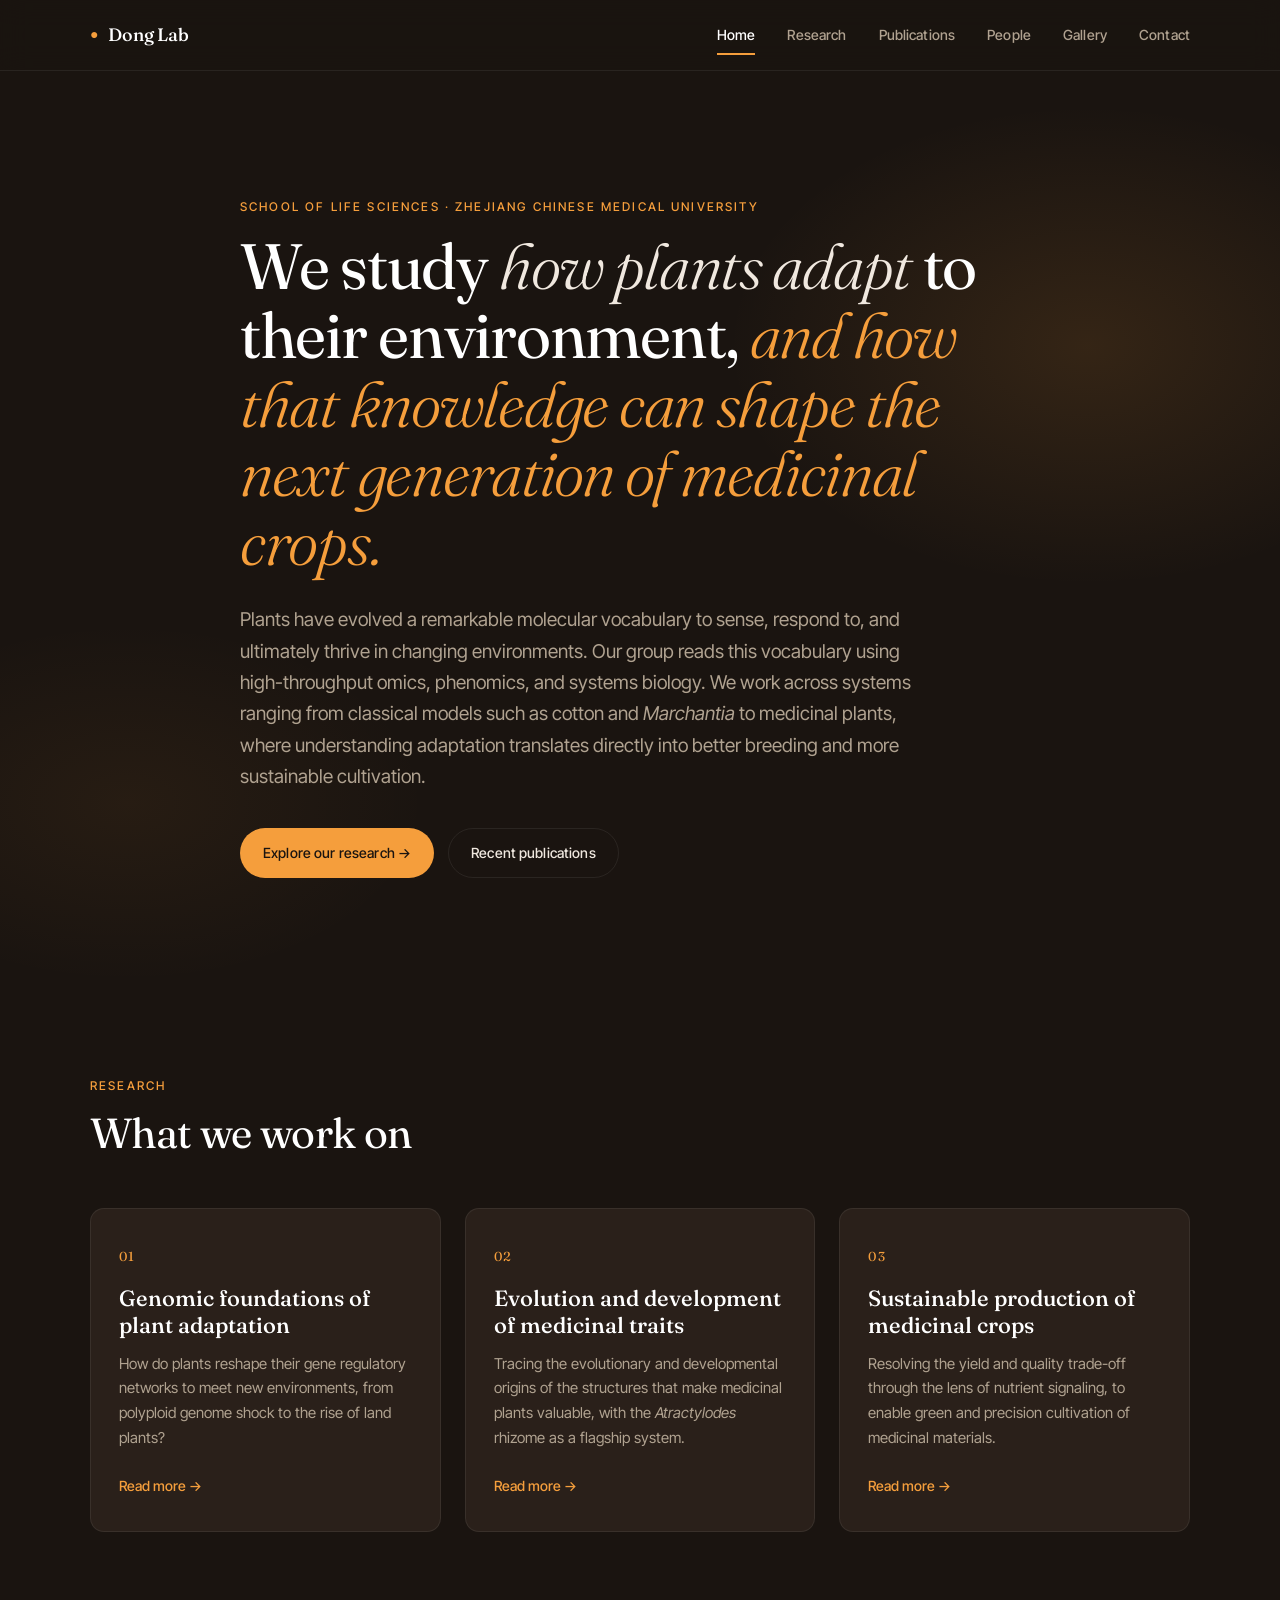
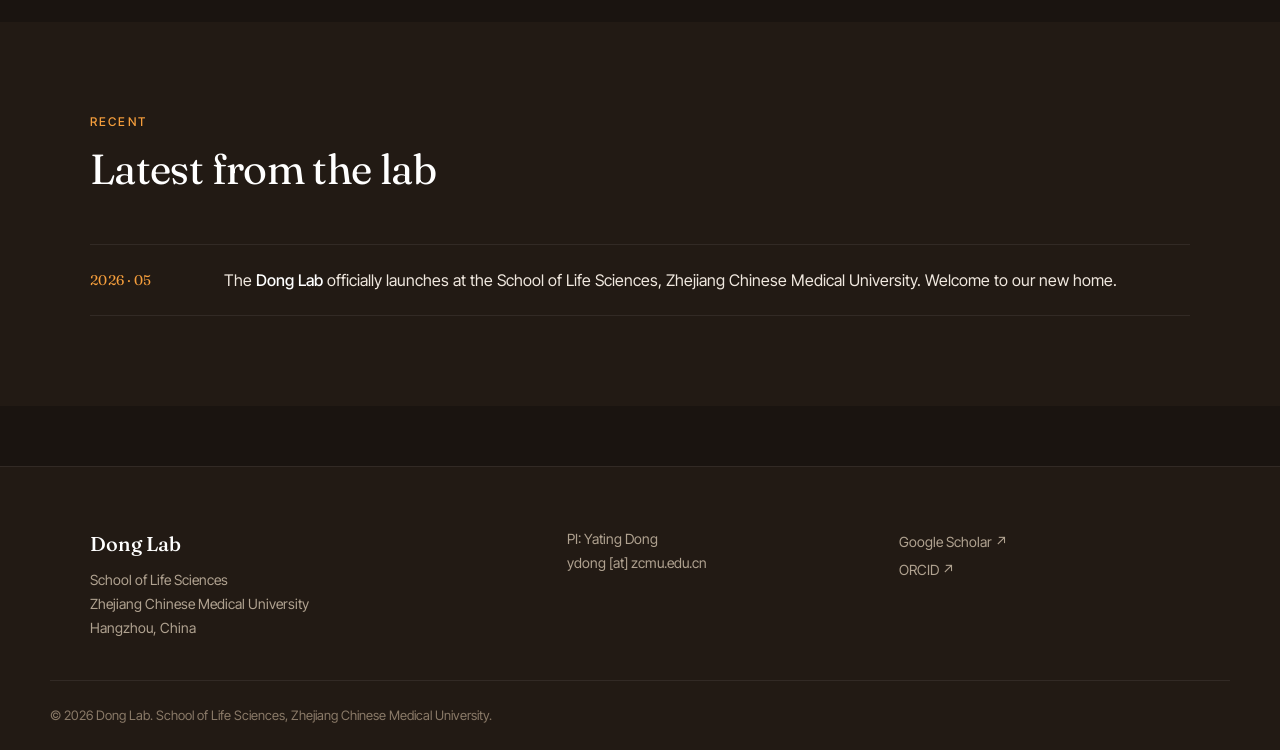
<file: index.html>
<!DOCTYPE html>
<html lang="en">
<head>
  <meta charset="UTF-8" />
  <meta name="viewport" content="width=device-width, initial-scale=1.0" />
  <title>Dong Lab · Plant Adaptation, Evolution &amp; Medicinal Crops</title>
  <meta name="description" content="The Dong Lab at Zhejiang Chinese Medical University studies how plants adapt to their environment, using systems biology and high-throughput omics to advance the breeding and sustainable production of medicinal plants." />

  <link rel="preconnect" href="https://fonts.googleapis.com" />
  <link rel="preconnect" href="https://fonts.gstatic.com" crossorigin />
  <link href="https://fonts.googleapis.com/css2?family=Fraunces:opsz,wght@9..144,300;9..144,400;9..144,600;9..144,700&family=Inter+Tight:wght@300;400;500;600&display=swap" rel="stylesheet" />

  <link rel="stylesheet" href="assets/css/style.css" />
</head>
<body>
  <header class="site-header">
    <div class="container nav-wrap">
      <a href="index.html" class="brand">
        <span class="brand-mark">●</span>
        <span class="brand-text">Dong Lab</span>
      </a>
      <nav class="site-nav">
        <a href="index.html" class="active">Home</a>
        <a href="research.html">Research</a>
        <a href="publications.html">Publications</a>
        <a href="people.html">People</a>
        <a href="gallery.html">Gallery</a>
        <a href="contact.html">Contact</a>
      </nav>
      <button class="nav-toggle" aria-label="Menu">☰</button>
    </div>
  </header>

  <section class="hero">
    <div class="container hero-inner">
      <p class="eyebrow">School of Life Sciences · Zhejiang Chinese Medical University</p>
      <h1 class="hero-title">
        We study <em>how plants adapt</em> to their environment,
        <span class="accent">and how that knowledge can shape the next generation of medicinal crops.</span>
      </h1>
      <p class="hero-lede">
        Plants have evolved a remarkable molecular vocabulary to sense, respond to, and ultimately
        thrive in changing environments. Our group reads this vocabulary using high-throughput
        omics, phenomics, and systems biology. We work across systems ranging from classical
        models such as cotton and <em>Marchantia</em> to medicinal plants, where understanding
        adaptation translates directly into better breeding and more sustainable cultivation.
      </p>
      <div class="hero-cta">
        <a href="research.html" class="btn btn-primary">Explore our research →</a>
        <a href="publications.html" class="btn btn-ghost">Recent publications</a>
      </div>
    </div>
    <div class="hero-decoration" aria-hidden="true"></div>
  </section>

  <section class="section">
    <div class="container">
      <div class="section-head">
        <p class="eyebrow">Research</p>
        <h2 class="section-title">What we work on</h2>
      </div>
      <div class="grid-3">
        <article class="card">
          <span class="card-number">01</span>
          <h3>Genomic foundations of plant adaptation</h3>
          <p>How do plants reshape their gene regulatory networks to meet new environments, from polyploid genome shock to the rise of land plants?</p>
          <a href="research.html#theme-1" class="card-link">Read more →</a>
        </article>
        <article class="card">
          <span class="card-number">02</span>
          <h3>Evolution and development of medicinal traits</h3>
          <p>Tracing the evolutionary and developmental origins of the structures that make medicinal plants valuable, with the <em>Atractylodes</em> rhizome as a flagship system.</p>
          <a href="research.html#theme-2" class="card-link">Read more →</a>
        </article>
        <article class="card">
          <span class="card-number">03</span>
          <h3>Sustainable production of medicinal crops</h3>
          <p>Resolving the yield and quality trade-off through the lens of nutrient signaling, to enable green and precision cultivation of medicinal materials.</p>
          <a href="research.html#theme-3" class="card-link">Read more →</a>
        </article>
      </div>
    </div>
  </section>

  <section class="section section-alt">
    <div class="container">
      <div class="section-head">
        <p class="eyebrow">Recent</p>
        <h2 class="section-title">Latest from the lab</h2>
      </div>
      <ul class="news-list">
        <li>
          <time>2026 · 05</time>
          <p>The <strong>Dong Lab</strong> officially launches at the School of Life Sciences, Zhejiang Chinese Medical University. Welcome to our new home.</p>
        </li>
      </ul>
    </div>
  </section>

  <footer class="site-footer">
    <div class="container footer-inner">
      <div>
        <p class="brand-text-footer">Dong Lab</p>
        <p class="footer-meta">School of Life Sciences<br />Zhejiang Chinese Medical University<br />Hangzhou, China</p>
      </div>
      <div>
        <p class="footer-meta">PI: Yating Dong<br />ydong [at] zcmu.edu.cn</p>
      </div>
      <div>
        <a href="https://scholar.google.com/citations?user=rSjkHQkAAAAJ" class="footer-link">Google Scholar ↗</a><br />
        <a href="https://orcid.org/0000-0002-0268-2995" class="footer-link">ORCID ↗</a>
      </div>
    </div>
    <div class="container footer-bottom">
      <p>© 2026 Dong Lab. School of Life Sciences, Zhejiang Chinese Medical University.</p>
    </div>
  </footer>

  <script src="assets/js/main.js"></script>
</body>
</html>
</file>
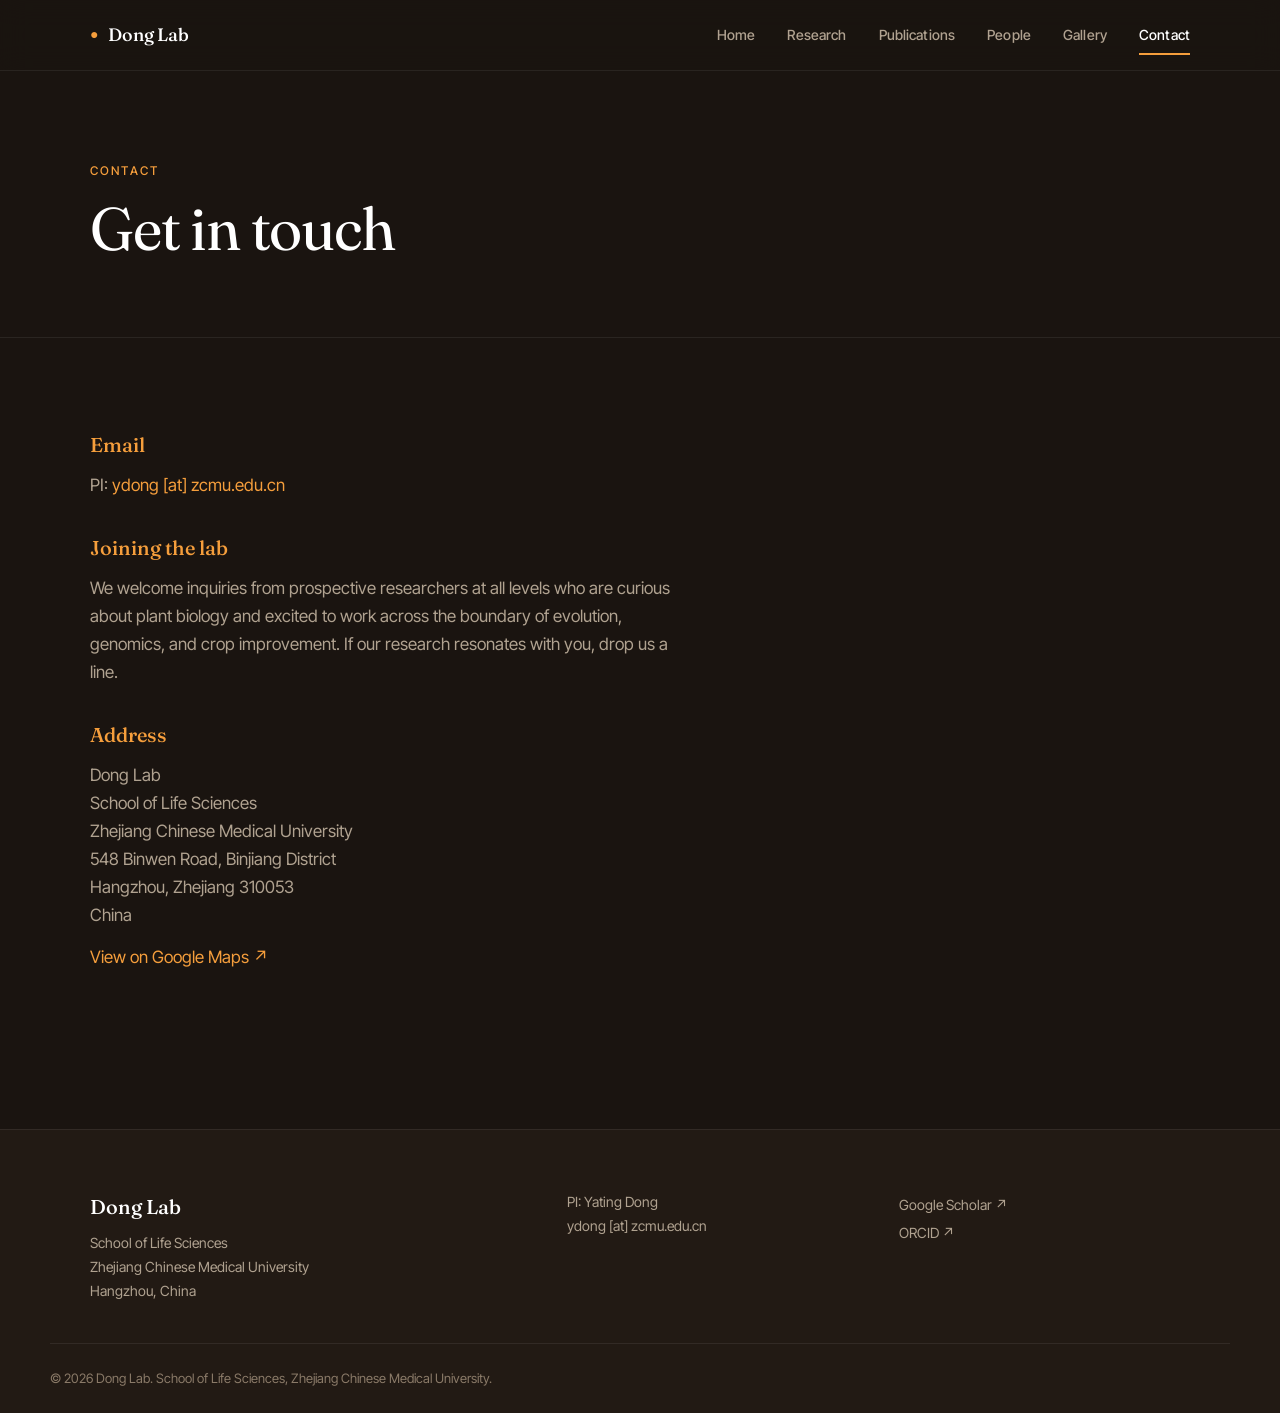
<file: contact.html>
<!DOCTYPE html>
<html lang="en">
<head>
  <meta charset="UTF-8" />
  <meta name="viewport" content="width=device-width, initial-scale=1.0" />
  <title>Contact · Dong Lab</title>
  <link rel="preconnect" href="https://fonts.googleapis.com" />
  <link rel="preconnect" href="https://fonts.gstatic.com" crossorigin />
  <link href="https://fonts.googleapis.com/css2?family=Fraunces:opsz,wght@9..144,300;9..144,400;9..144,600;9..144,700&family=Inter+Tight:wght@300;400;500;600&display=swap" rel="stylesheet" />
  <link rel="stylesheet" href="assets/css/style.css" />
</head>
<body>
  <header class="site-header">
    <div class="container nav-wrap">
      <a href="index.html" class="brand">
        <span class="brand-mark">●</span>
        <span class="brand-text">Dong Lab</span>
      </a>
      <nav class="site-nav">
        <a href="index.html">Home</a>
        <a href="research.html">Research</a>
        <a href="publications.html">Publications</a>
        <a href="people.html">People</a>
        <a href="gallery.html">Gallery</a>
        <a href="contact.html" class="active">Contact</a>
      </nav>
      <button class="nav-toggle" aria-label="Menu">☰</button>
    </div>
  </header>

  <section class="page-header">
    <div class="container">
      <p class="eyebrow">Contact</p>
      <h1 class="page-title">Get in touch</h1>
    </div>
  </section>

  <section class="section">
    <div class="container contact-grid">
      <div>
        <h2 class="contact-heading">Email</h2>
        <p>
          PI: <a href="mailto:ydong@zcmu.edu.cn">ydong [at] zcmu.edu.cn</a>
        </p>

        <h2 class="contact-heading">Joining the lab</h2>
        <p>
          We welcome inquiries from prospective researchers at all levels who are curious about
          plant biology and excited to work across the boundary of evolution, genomics, and crop
          improvement. If our research resonates with you, drop us a line.
        </p>

        <h2 class="contact-heading">Address</h2>
        <p>
          Dong Lab<br />
          School of Life Sciences<br />
          Zhejiang Chinese Medical University<br />
          548 Binwen Road, Binjiang District<br />
          Hangzhou, Zhejiang 310053<br />
          China
        </p>
        <p style="margin-top:14px;">
          <a href="https://www.google.com/maps/place/?q=place_id:ChIJmx3peo59SzQRXYOOMVDVOCc">View on Google Maps ↗</a>
        </p>
      </div>

      <div class="contact-map">
        <iframe
          src="https://www.google.com/maps/embed?pb=!1m18!1m12!1m3!1d3445.6!2d120.149631!3d30.172752!2m3!1f0!2f0!3f0!3m2!1i1024!2i768!4f13.1!3m3!1m2!1s0x344b7d8e7ae91d9b%3A0x2738d5503138835d!2sZhejiang%20Chinese%20Medical%20University!5e0!3m2!1sen!2sus!4v1700000000000"
          width="100%"
          height="450"
          style="border:0; border-radius:14px;"
          allowfullscreen=""
          loading="lazy"
          referrerpolicy="no-referrer-when-downgrade"
          title="Zhejiang Chinese Medical University on Google Maps">
        </iframe>
      </div>
    </div>
  </section>

  <footer class="site-footer">
    <div class="container footer-inner">
      <div>
        <p class="brand-text-footer">Dong Lab</p>
        <p class="footer-meta">School of Life Sciences<br />Zhejiang Chinese Medical University<br />Hangzhou, China</p>
      </div>
      <div>
        <p class="footer-meta">PI: Yating Dong<br />ydong [at] zcmu.edu.cn</p>
      </div>
      <div>
        <a href="https://scholar.google.com/citations?user=rSjkHQkAAAAJ" class="footer-link">Google Scholar ↗</a><br />
        <a href="https://orcid.org/0000-0002-0268-2995" class="footer-link">ORCID ↗</a>
      </div>
    </div>
    <div class="container footer-bottom">
      <p>© 2026 Dong Lab. School of Life Sciences, Zhejiang Chinese Medical University.</p>
    </div>
  </footer>

  <script src="assets/js/main.js"></script>
</body>
</html>
</file>
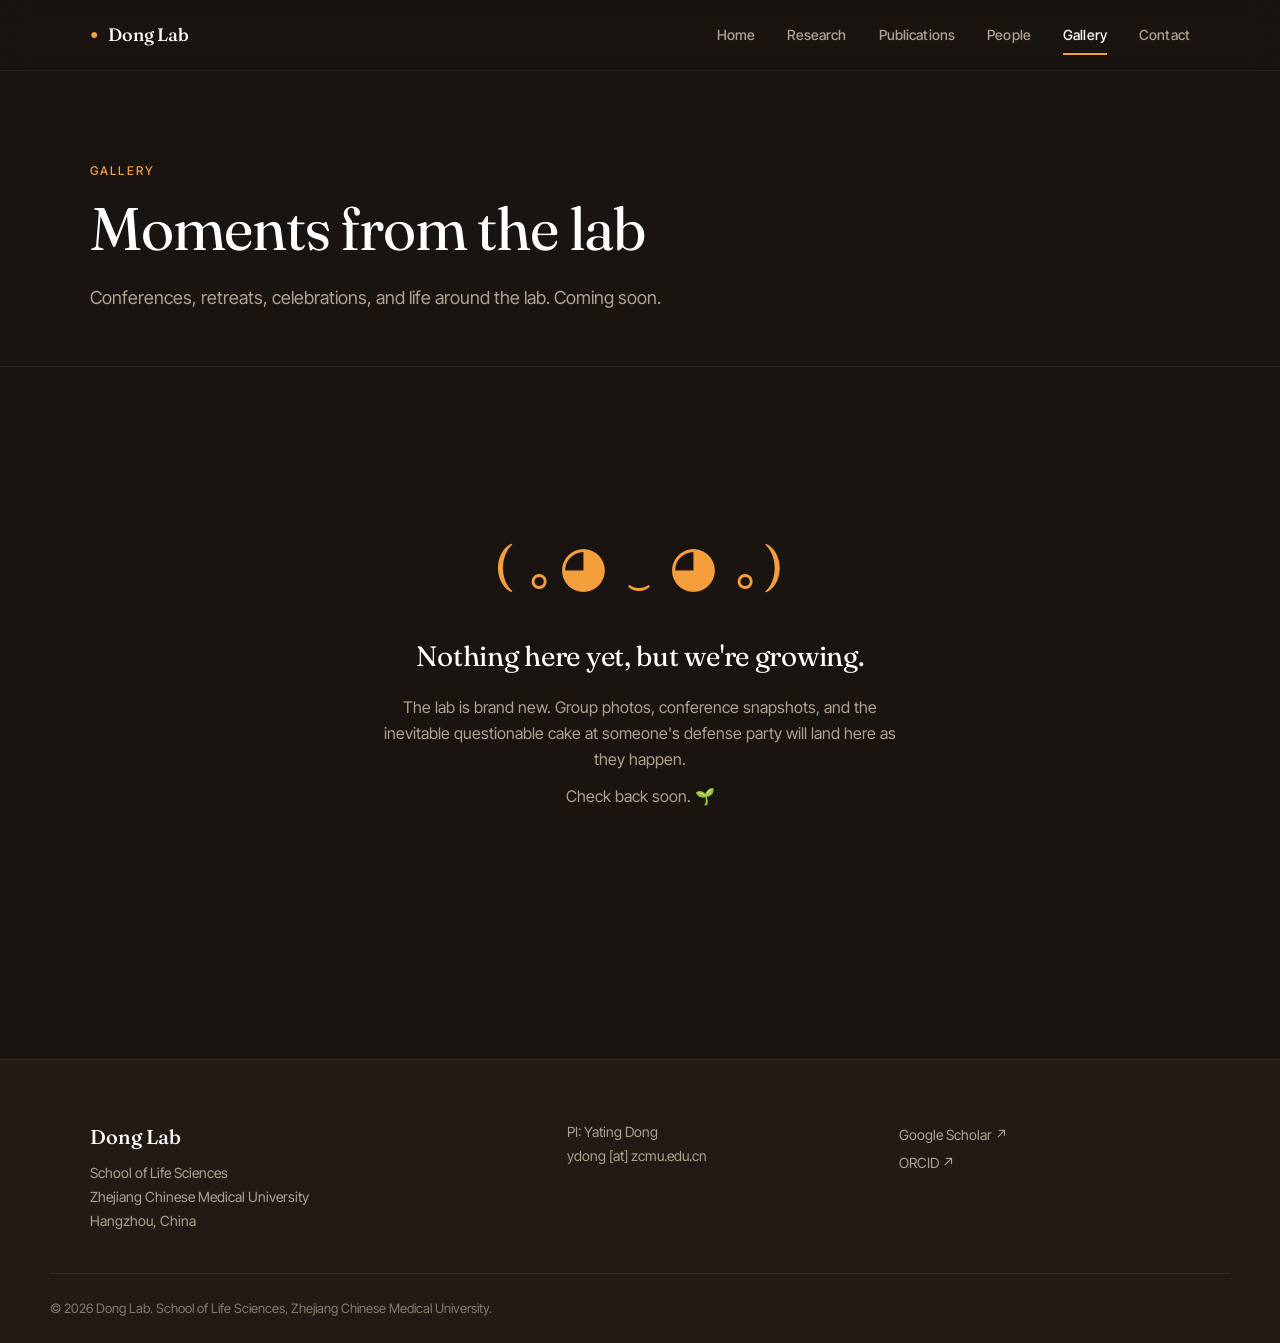
<file: gallery.html>
<!DOCTYPE html>
<html lang="en">
<head>
  <meta charset="UTF-8" />
  <meta name="viewport" content="width=device-width, initial-scale=1.0" />
  <title>Gallery · Dong Lab</title>
  <link rel="preconnect" href="https://fonts.googleapis.com" />
  <link rel="preconnect" href="https://fonts.gstatic.com" crossorigin />
  <link href="https://fonts.googleapis.com/css2?family=Fraunces:opsz,wght@9..144,300;9..144,400;9..144,600;9..144,700&family=Inter+Tight:wght@300;400;500;600&display=swap" rel="stylesheet" />
  <link rel="stylesheet" href="assets/css/style.css" />
</head>
<body>
  <header class="site-header">
    <div class="container nav-wrap">
      <a href="index.html" class="brand">
        <span class="brand-mark">●</span>
        <span class="brand-text">Dong Lab</span>
      </a>
      <nav class="site-nav">
        <a href="index.html">Home</a>
        <a href="research.html">Research</a>
        <a href="publications.html">Publications</a>
        <a href="people.html">People</a>
        <a href="gallery.html" class="active">Gallery</a>
        <a href="contact.html">Contact</a>
      </nav>
      <button class="nav-toggle" aria-label="Menu">☰</button>
    </div>
  </header>

  <section class="page-header">
    <div class="container">
      <p class="eyebrow">Gallery</p>
      <h1 class="page-title">Moments from the lab</h1>
      <p class="page-lede">
        Conferences, retreats, celebrations, and life around the lab. Coming soon.
      </p>
    </div>
  </section>

  <section class="section">
    <div class="container">
      <div class="empty-state">
        <div class="empty-face">( ｡◕ ‿ ◕ ｡)</div>
        <p class="empty-headline">Nothing here yet, but we're growing.</p>
        <p class="empty-sub">
          The lab is brand new. Group photos, conference snapshots, and the inevitable
          questionable cake at someone's defense party will land here as they happen.
        </p>
        <p class="empty-sub" style="margin-top:10px;">
          Check back soon. 🌱
        </p>
      </div>
    </div>
  </section>

  <footer class="site-footer">
    <div class="container footer-inner">
      <div>
        <p class="brand-text-footer">Dong Lab</p>
        <p class="footer-meta">School of Life Sciences<br />Zhejiang Chinese Medical University<br />Hangzhou, China</p>
      </div>
      <div>
        <p class="footer-meta">PI: Yating Dong<br />ydong [at] zcmu.edu.cn</p>
      </div>
      <div>
        <a href="https://scholar.google.com/citations?user=rSjkHQkAAAAJ" class="footer-link">Google Scholar ↗</a><br />
        <a href="https://orcid.org/0000-0002-0268-2995" class="footer-link">ORCID ↗</a>
      </div>
    </div>
    <div class="container footer-bottom">
      <p>© 2026 Dong Lab. School of Life Sciences, Zhejiang Chinese Medical University.</p>
    </div>
  </footer>

  <script src="assets/js/main.js"></script>
</body>
</html>
</file>
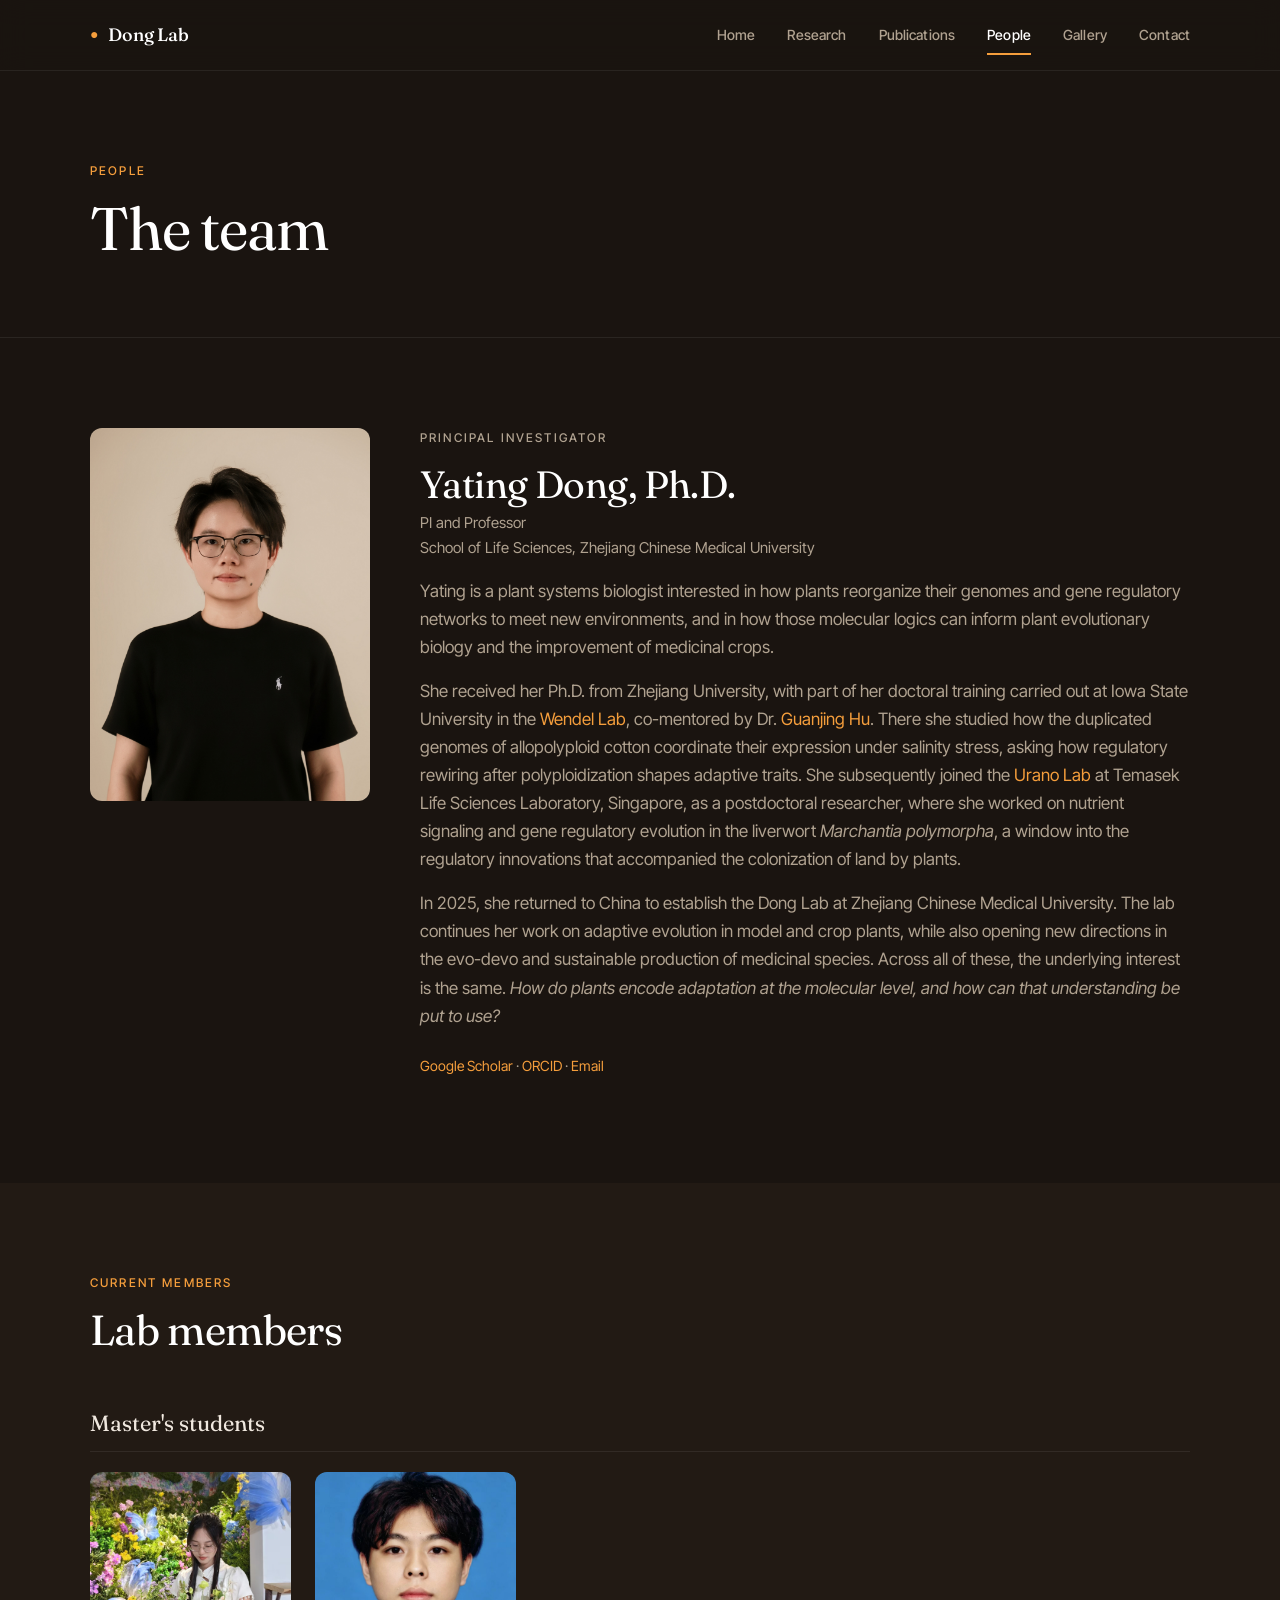
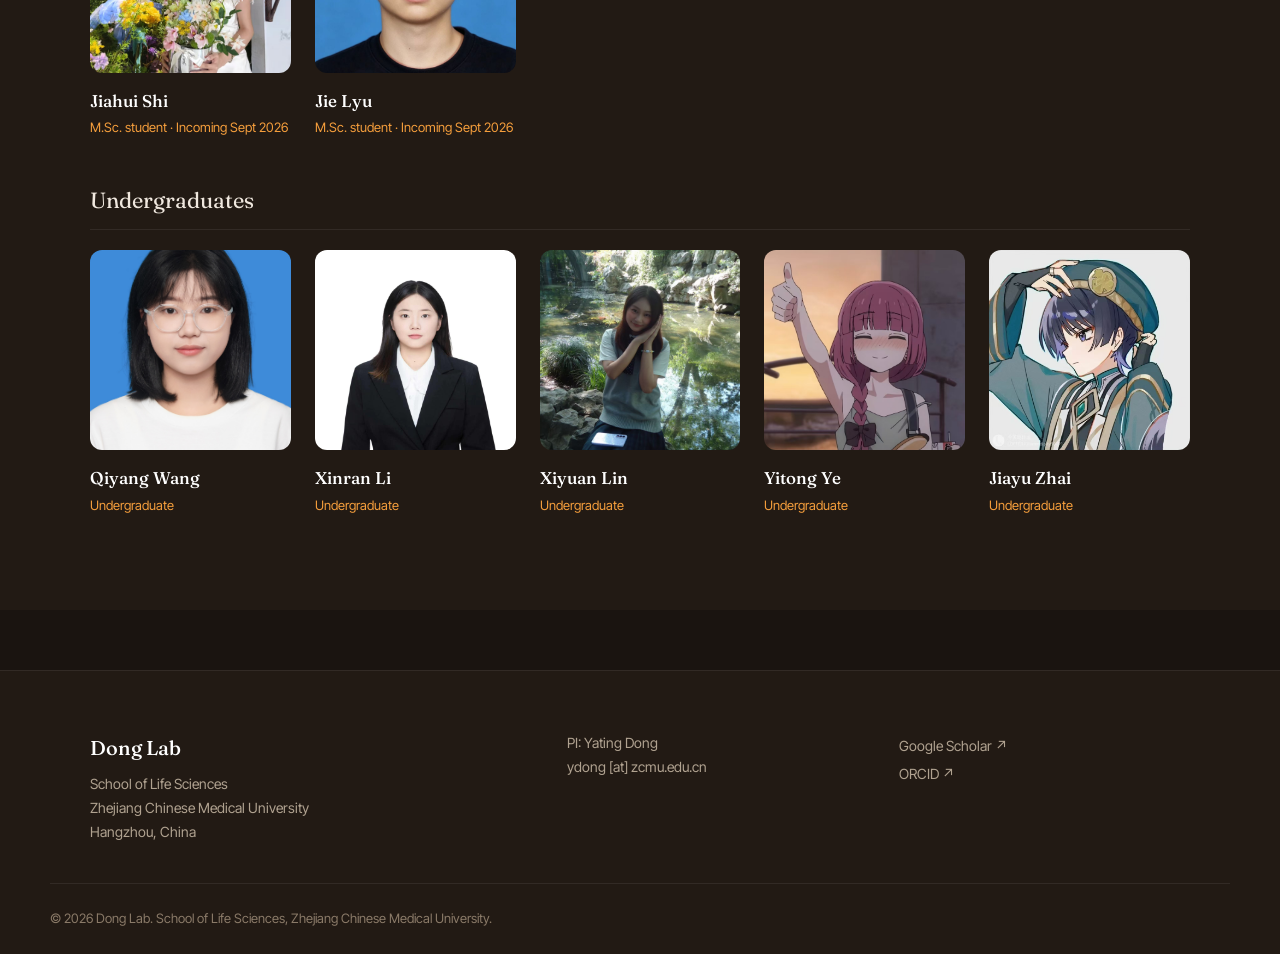
<file: people.html>
<!DOCTYPE html>
<html lang="en">
<head>
  <meta charset="UTF-8" />
  <meta name="viewport" content="width=device-width, initial-scale=1.0" />
  <title>People · Dong Lab</title>
  <link rel="preconnect" href="https://fonts.googleapis.com" />
  <link rel="preconnect" href="https://fonts.gstatic.com" crossorigin />
  <link href="https://fonts.googleapis.com/css2?family=Fraunces:opsz,wght@9..144,300;9..144,400;9..144,600;9..144,700&family=Inter+Tight:wght@300;400;500;600&display=swap" rel="stylesheet" />
  <link rel="stylesheet" href="assets/css/style.css" />
</head>
<body>
  <header class="site-header">
    <div class="container nav-wrap">
      <a href="index.html" class="brand">
        <span class="brand-mark">●</span>
        <span class="brand-text">Dong Lab</span>
      </a>
      <nav class="site-nav">
        <a href="index.html">Home</a>
        <a href="research.html">Research</a>
        <a href="publications.html">Publications</a>
        <a href="people.html" class="active">People</a>
        <a href="gallery.html">Gallery</a>
        <a href="contact.html">Contact</a>
      </nav>
      <button class="nav-toggle" aria-label="Menu">☰</button>
    </div>
  </header>

  <section class="page-header">
    <div class="container">
      <p class="eyebrow">People</p>
      <h1 class="page-title">The team</h1>
    </div>
  </section>

  <!-- ==================== PI ==================== -->
  <section class="section">
    <div class="container">
      <div class="pi-block">

        <!-- ✅ PI 照片 -->
        <div class="pi-photo">
          <img src="assets/images/pi.jpg" alt="Yating Dong" />
        </div>

        <div class="pi-bio">
          <p class="eyebrow">Principal Investigator</p>
          <h2 class="pi-name">Yating Dong, Ph.D.</h2>
          <p class="pi-title">PI and Professor<br />School of Life Sciences, Zhejiang Chinese Medical University</p>

          <p>
            Yating is a plant systems biologist interested in how plants reorganize their
            genomes and gene regulatory networks to meet new environments, and in how those
            molecular logics can inform plant evolutionary biology and the improvement of
            medicinal crops.
          </p>

          <p>
            She received her Ph.D. from Zhejiang University, with part of her doctoral training
            carried out at Iowa State University in the
            <a href="https://faculty.sites.iastate.edu/jfw/">Wendel Lab</a>,
            co-mentored by Dr. <a href="https://huguanjing.github.io/">Guanjing Hu</a>.
            There she studied how the duplicated genomes of allopolyploid cotton coordinate
            their expression under salinity stress, asking how regulatory rewiring after
            polyploidization shapes adaptive traits. She subsequently joined the
            <a href="https://www.tll.org.sg/people/daisuke-urano/">Urano Lab</a>
            at Temasek Life Sciences Laboratory, Singapore, as a postdoctoral researcher, where
            she worked on nutrient signaling and gene regulatory evolution in the liverwort
            <em>Marchantia polymorpha</em>, a window into the regulatory innovations that
            accompanied the colonization of land by plants.
          </p>

          <p>
            In 2025, she returned to China to establish the Dong Lab at Zhejiang Chinese Medical
            University. The lab continues her work on adaptive evolution in model and crop
            plants, while also opening new directions in the evo-devo and sustainable production
            of medicinal species. Across all of these, the underlying interest is the same.
            <em>How do plants encode adaptation at the molecular level, and how can that
            understanding be put to use?</em>
          </p>

          <p class="pi-links">
            <a href="https://scholar.google.com/citations?user=rSjkHQkAAAAJ">Google Scholar</a> ·
            <a href="https://orcid.org/0000-0002-0268-2995">ORCID</a> ·
            <a href="mailto:ydong@zcmu.edu.cn">Email</a>
          </p>
        </div>
      </div>
    </div>
  </section>

  <!-- ==================== Members ==================== -->
  <section class="section section-alt">
    <div class="container">
      <div class="section-head">
        <p class="eyebrow">Current members</p>
        <h2 class="section-title">Lab members</h2>
      </div>

      <!-- ---- Master's students ---- -->
      <h3 class="role-heading">Master's students</h3>
      <div class="grid-people">

        <div class="person-card">
          <div class="person-photo">
            <!-- ✅ Jiahui Shi 照片 -->
            <img src="assets/images/jiahui-shi.jpg" alt="Jiahui Shi" />
          </div>
          <p class="person-name">Jiahui Shi</p>
          <p class="person-role">M.Sc. student · Incoming Sept 2026</p>
        </div>

        <div class="person-card">
          <div class="person-photo">
            <!-- ✅ Jie Lyu 照片 -->
            <img src="assets/images/jie-lyu.jpg" alt="Jie Lyu" />
          </div>
          <p class="person-name">Jie Lyu</p>
          <p class="person-role">M.Sc. student · Incoming Sept 2026</p>
        </div>

      </div>

      <!-- ---- Undergraduates ---- -->
      <h3 class="role-heading">Undergraduates</h3>
      <div class="grid-people">

        <div class="person-card">
          <div class="person-photo">
            <!-- ✅ Qiyang Wang 照片 -->
            <img src="assets/images/qiyang-wang.jpg" alt="Qiyang Wang" />
          </div>
          <p class="person-name">Qiyang Wang</p>
          <p class="person-role">Undergraduate</p>
        </div>

        <div class="person-card">
          <div class="person-photo">
            <!-- ✅ Xinran Li 照片 -->
            <img src="assets/images/xinran-li.jpg" alt="Xinran Li" />
          </div>
          <p class="person-name">Xinran Li</p>
          <p class="person-role">Undergraduate</p>
        </div>

        <div class="person-card">
          <div class="person-photo">
            <!-- ✅ Xiyuan Lin 照片 -->
            <img src="assets/images/xiyuan-lin.jpg" alt="Xiyuan Lin" />
          </div>
          <p class="person-name">Xiyuan Lin</p>
          <p class="person-role">Undergraduate</p>
        </div>

        <div class="person-card">
          <div class="person-photo">
            <!-- ✅ Yitong Ye 照片 -->
            <img src="assets/images/yitong-ye.jpg" alt="Yitong Ye" />
          </div>
          <p class="person-name">Yitong Ye</p>
          <p class="person-role">Undergraduate</p>
        </div>

        <div class="person-card">
          <div class="person-photo">
            <!-- ✅ Jiayu Zhai 照片 -->
            <img src="assets/images/jiayu-zhai.jpg" alt="Jiayu Zhai" />
          </div>
          <p class="person-name">Jiayu Zhai</p>
          <p class="person-role">Undergraduate</p>
        </div>

      </div>
    </div>
  </section>

  <footer class="site-footer">
    <div class="container footer-inner">
      <div>
        <p class="brand-text-footer">Dong Lab</p>
        <p class="footer-meta">School of Life Sciences<br />Zhejiang Chinese Medical University<br />Hangzhou, China</p>
      </div>
      <div>
        <p class="footer-meta">PI: Yating Dong<br />ydong [at] zcmu.edu.cn</p>
      </div>
      <div>
        <a href="https://scholar.google.com/citations?user=rSjkHQkAAAAJ" class="footer-link">Google Scholar ↗</a><br />
        <a href="https://orcid.org/0000-0002-0268-2995" class="footer-link">ORCID ↗</a>
      </div>
    </div>
    <div class="container footer-bottom">
      <p>© 2026 Dong Lab. School of Life Sciences, Zhejiang Chinese Medical University.</p>
    </div>
  </footer>

  <script src="assets/js/main.js"></script>
</body>
</html>
</file>
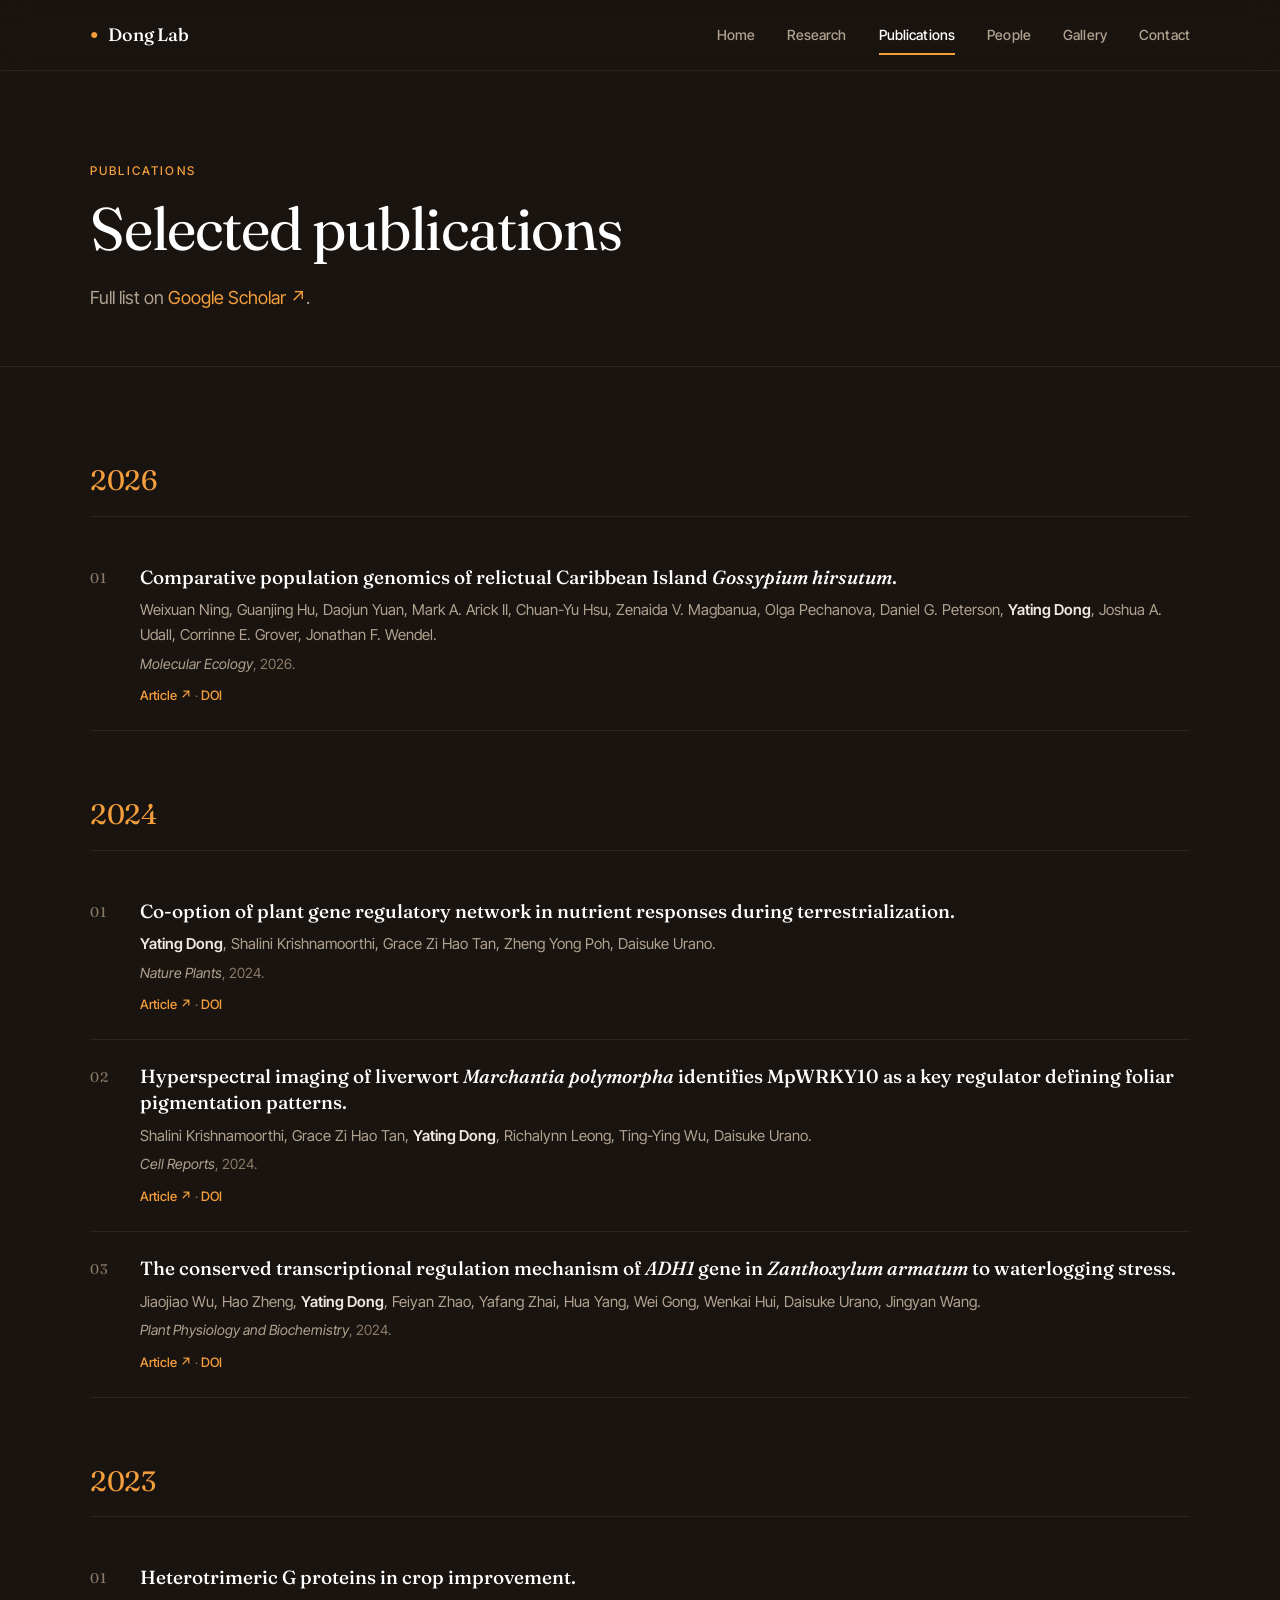
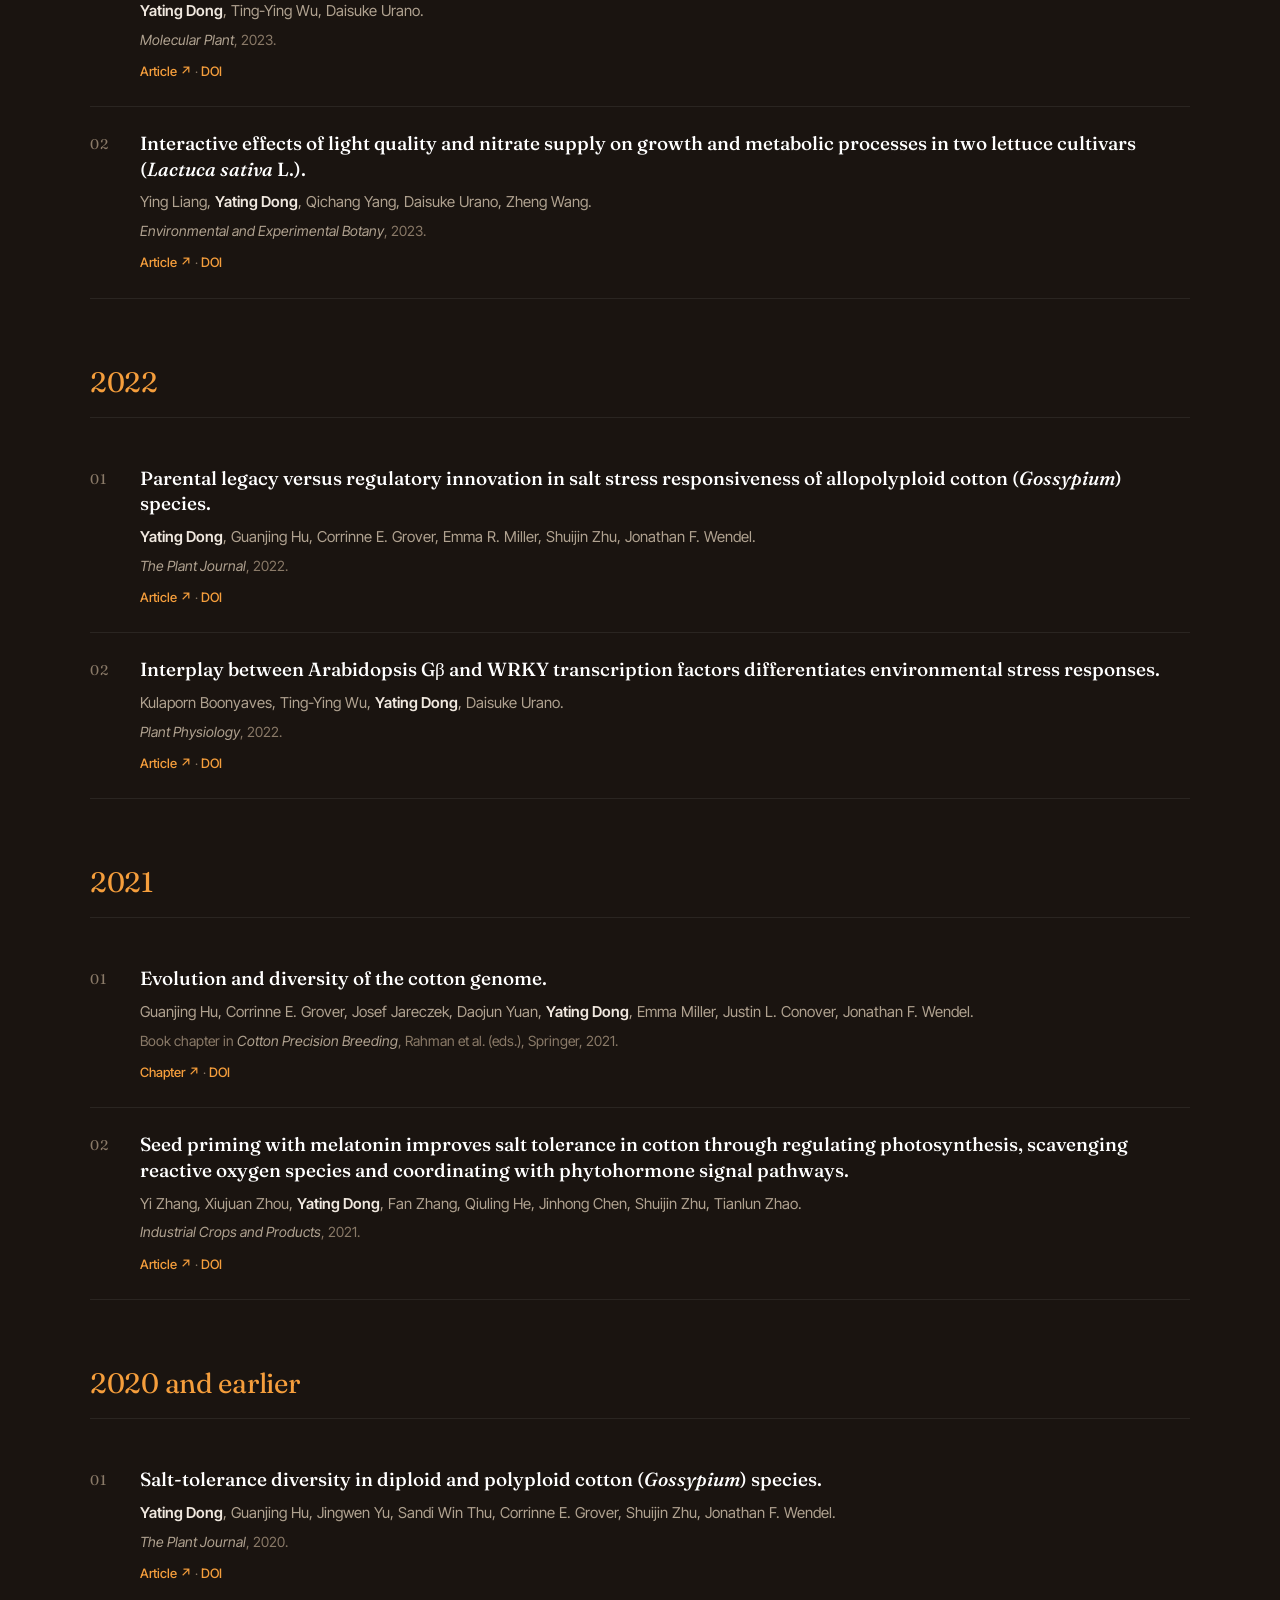
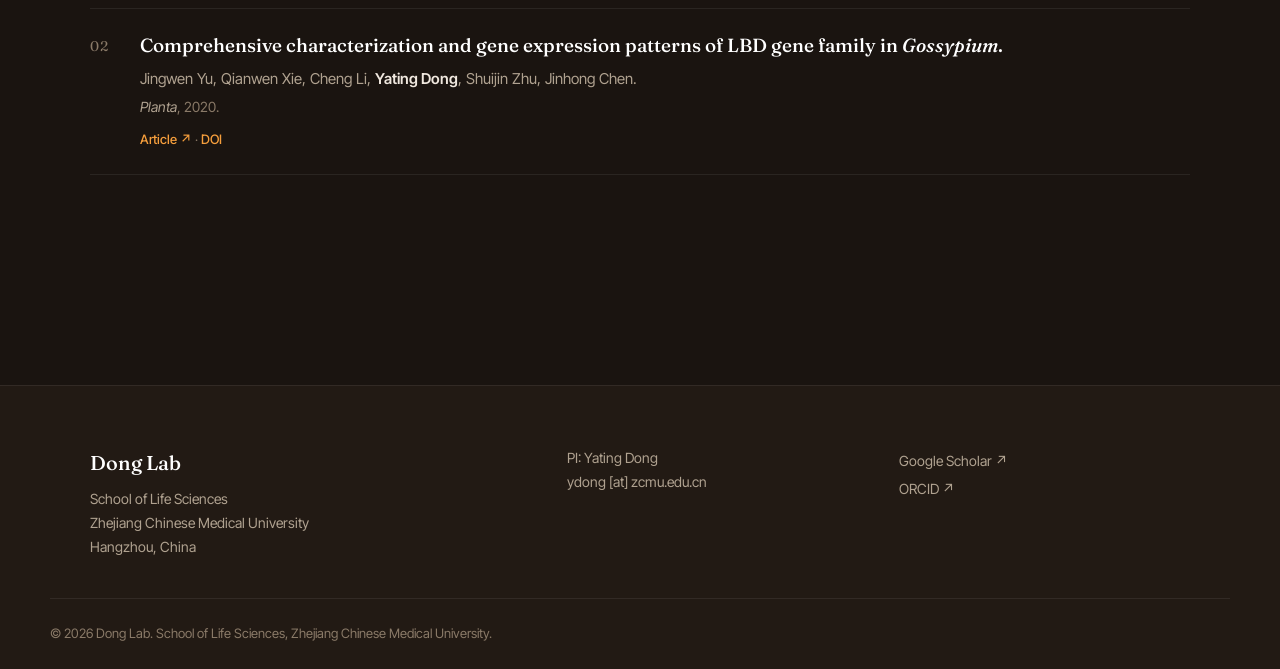
<file: publications.html>
<!DOCTYPE html>
<html lang="en">
<head>
  <meta charset="UTF-8" />
  <meta name="viewport" content="width=device-width, initial-scale=1.0" />
  <title>Publications · Dong Lab</title>
  <link rel="preconnect" href="https://fonts.googleapis.com" />
  <link rel="preconnect" href="https://fonts.gstatic.com" crossorigin />
  <link href="https://fonts.googleapis.com/css2?family=Fraunces:opsz,wght@9..144,300;9..144,400;9..144,600;9..144,700&family=Inter+Tight:wght@300;400;500;600&display=swap" rel="stylesheet" />
  <link rel="stylesheet" href="assets/css/style.css" />
</head>
<body>
  <header class="site-header">
    <div class="container nav-wrap">
      <a href="index.html" class="brand">
        <span class="brand-mark">●</span>
        <span class="brand-text">Dong Lab</span>
      </a>
      <nav class="site-nav">
        <a href="index.html">Home</a>
        <a href="research.html">Research</a>
        <a href="publications.html" class="active">Publications</a>
        <a href="people.html">People</a>
        <a href="gallery.html">Gallery</a>
        <a href="contact.html">Contact</a>
      </nav>
      <button class="nav-toggle" aria-label="Menu">☰</button>
    </div>
  </header>

  <section class="page-header">
    <div class="container">
      <p class="eyebrow">Publications</p>
      <h1 class="page-title">Selected publications</h1>
      <p class="page-lede">
        Full list on <a href="https://scholar.google.com/citations?user=rSjkHQkAAAAJ">Google Scholar ↗</a>.
      </p>
    </div>
  </section>

  <section class="section">
    <div class="container">

      <div class="pub-year-block">
        <h2 class="year-heading">2026</h2>
        <ol class="pub-list">
          <li class="pub-item">
            <p class="pub-title">Comparative population genomics of relictual Caribbean Island <em>Gossypium hirsutum</em>.</p>
            <p class="pub-authors">Weixuan Ning, Guanjing Hu, Daojun Yuan, Mark A. Arick II, Chuan-Yu Hsu, Zenaida V. Magbanua, Olga Pechanova, Daniel G. Peterson, <strong>Yating Dong</strong>, Joshua A. Udall, Corrinne E. Grover, Jonathan F. Wendel.</p>
            <p class="pub-venue"><em>Molecular Ecology</em>, 2026.</p>
            <p class="pub-links">
              <a href="https://onlinelibrary.wiley.com/doi/abs/10.1111/mec.70239">Article ↗</a> ·
              <a href="https://doi.org/10.1111/mec.70239">DOI</a>
            </p>
          </li>
        </ol>
      </div>

      <div class="pub-year-block">
        <h2 class="year-heading">2024</h2>
        <ol class="pub-list">
          <li class="pub-item">
            <p class="pub-title">Co-option of plant gene regulatory network in nutrient responses during terrestrialization.</p>
            <p class="pub-authors"><strong>Yating Dong</strong>, Shalini Krishnamoorthi, Grace Zi Hao Tan, Zheng Yong Poh, Daisuke Urano.</p>
            <p class="pub-venue"><em>Nature Plants</em>, 2024.</p>
            <p class="pub-links">
              <a href="https://www.nature.com/articles/s41477-024-01851-4">Article ↗</a> ·
              <a href="https://doi.org/10.1038/s41477-024-01851-4">DOI</a>
            </p>
          </li>
          <li class="pub-item">
            <p class="pub-title">Hyperspectral imaging of liverwort <em>Marchantia polymorpha</em> identifies MpWRKY10 as a key regulator defining foliar pigmentation patterns.</p>
            <p class="pub-authors">Shalini Krishnamoorthi, Grace Zi Hao Tan, <strong>Yating Dong</strong>, Richalynn Leong, Ting-Ying Wu, Daisuke Urano.</p>
            <p class="pub-venue"><em>Cell Reports</em>, 2024.</p>
            <p class="pub-links">
              <a href="https://www.cell.com/cell-reports/fulltext/S2211-1247(24)00792-7">Article ↗</a> ·
              <a href="https://doi.org/10.1016/j.celrep.2024.114463">DOI</a>
            </p>
          </li>
          <li class="pub-item">
            <p class="pub-title">The conserved transcriptional regulation mechanism of <em>ADH1</em> gene in <em>Zanthoxylum armatum</em> to waterlogging stress.</p>
            <p class="pub-authors">Jiaojiao Wu, Hao Zheng, <strong>Yating Dong</strong>, Feiyan Zhao, Yafang Zhai, Hua Yang, Wei Gong, Wenkai Hui, Daisuke Urano, Jingyan Wang.</p>
            <p class="pub-venue"><em>Plant Physiology and Biochemistry</em>, 2024.</p>
            <p class="pub-links">
              <a href="https://www.sciencedirect.com/science/article/abs/pii/S0981942824008015">Article ↗</a> ·
              <a href="https://doi.org/10.1016/j.plaphy.2024.109133">DOI</a>
            </p>
          </li>
        </ol>
      </div>

      <div class="pub-year-block">
        <h2 class="year-heading">2023</h2>
        <ol class="pub-list">
          <li class="pub-item">
            <p class="pub-title">Heterotrimeric G proteins in crop improvement.</p>
            <p class="pub-authors"><strong>Yating Dong</strong>, Ting-Ying Wu, Daisuke Urano.</p>
            <p class="pub-venue"><em>Molecular Plant</em>, 2023.</p>
            <p class="pub-links">
              <a href="https://www.cell.com/molecular-plant/fulltext/S1674-2052(23)00108-9">Article ↗</a> ·
              <a href="https://doi.org/10.1016/j.molp.2023.04.010">DOI</a>
            </p>
          </li>
          <li class="pub-item">
            <p class="pub-title">Interactive effects of light quality and nitrate supply on growth and metabolic processes in two lettuce cultivars (<em>Lactuca sativa</em> L.).</p>
            <p class="pub-authors">Ying Liang, <strong>Yating Dong</strong>, Qichang Yang, Daisuke Urano, Zheng Wang.</p>
            <p class="pub-venue"><em>Environmental and Experimental Botany</em>, 2023.</p>
            <p class="pub-links">
              <a href="https://www.sciencedirect.com/science/article/abs/pii/S0098847223002381">Article ↗</a> ·
              <a href="https://doi.org/10.1016/j.envexpbot.2023.105443">DOI</a>
            </p>
          </li>
        </ol>
      </div>

      <div class="pub-year-block">
        <h2 class="year-heading">2022</h2>
        <ol class="pub-list">
          <li class="pub-item">
            <p class="pub-title">Parental legacy versus regulatory innovation in salt stress responsiveness of allopolyploid cotton (<em>Gossypium</em>) species.</p>
            <p class="pub-authors"><strong>Yating Dong</strong>, Guanjing Hu, Corrinne E. Grover, Emma R. Miller, Shuijin Zhu, Jonathan F. Wendel.</p>
            <p class="pub-venue"><em>The Plant Journal</em>, 2022.</p>
            <p class="pub-links">
              <a href="https://onlinelibrary.wiley.com/doi/full/10.1111/tpj.15863">Article ↗</a> ·
              <a href="https://doi.org/10.1111/tpj.15863">DOI</a>
            </p>
          </li>
          <li class="pub-item">
            <p class="pub-title">Interplay between Arabidopsis Gβ and WRKY transcription factors differentiates environmental stress responses.</p>
            <p class="pub-authors">Kulaporn Boonyaves, Ting-Ying Wu, <strong>Yating Dong</strong>, Daisuke Urano.</p>
            <p class="pub-venue"><em>Plant Physiology</em>, 2022.</p>
            <p class="pub-links">
              <a href="https://academic.oup.com/plphys/article/190/1/813/6617370">Article ↗</a> ·
              <a href="https://doi.org/10.1093/plphys/kiac305">DOI</a>
            </p>
          </li>
        </ol>
      </div>

      <div class="pub-year-block">
        <h2 class="year-heading">2021</h2>
        <ol class="pub-list">
          <li class="pub-item">
            <p class="pub-title">Evolution and diversity of the cotton genome.</p>
            <p class="pub-authors">Guanjing Hu, Corrinne E. Grover, Josef Jareczek, Daojun Yuan, <strong>Yating Dong</strong>, Emma Miller, Justin L. Conover, Jonathan F. Wendel.</p>
            <p class="pub-venue">Book chapter in <em>Cotton Precision Breeding</em>, Rahman et al. (eds.), Springer, 2021.</p>
            <p class="pub-links">
              <a href="https://link.springer.com/chapter/10.1007/978-3-030-64504-5_2">Chapter ↗</a> ·
              <a href="https://doi.org/10.1007/978-3-030-64504-5_2">DOI</a>
            </p>
          </li>
          <li class="pub-item">
            <p class="pub-title">Seed priming with melatonin improves salt tolerance in cotton through regulating photosynthesis, scavenging reactive oxygen species and coordinating with phytohormone signal pathways.</p>
            <p class="pub-authors">Yi Zhang, Xiujuan Zhou, <strong>Yating Dong</strong>, Fan Zhang, Qiuling He, Jinhong Chen, Shuijin Zhu, Tianlun Zhao.</p>
            <p class="pub-venue"><em>Industrial Crops and Products</em>, 2021.</p>
            <p class="pub-links">
              <a href="https://www.sciencedirect.com/science/article/abs/pii/S0926669021004350">Article ↗</a> ·
              <a href="https://doi.org/10.1016/j.indcrop.2021.113671">DOI</a>
            </p>
          </li>
        </ol>
      </div>

      <div class="pub-year-block">
        <h2 class="year-heading">2020 and earlier</h2>
        <ol class="pub-list">
          <li class="pub-item">
            <p class="pub-title">Salt-tolerance diversity in diploid and polyploid cotton (<em>Gossypium</em>) species.</p>
            <p class="pub-authors"><strong>Yating Dong</strong>, Guanjing Hu, Jingwen Yu, Sandi Win Thu, Corrinne E. Grover, Shuijin Zhu, Jonathan F. Wendel.</p>
            <p class="pub-venue"><em>The Plant Journal</em>, 2020.</p>
            <p class="pub-links">
              <a href="https://onlinelibrary.wiley.com/doi/full/10.1111/tpj.14580">Article ↗</a> ·
              <a href="https://doi.org/10.1111/tpj.14580">DOI</a>
            </p>
          </li>
          <li class="pub-item">
            <p class="pub-title">Comprehensive characterization and gene expression patterns of LBD gene family in <em>Gossypium</em>.</p>
            <p class="pub-authors">Jingwen Yu, Qianwen Xie, Cheng Li, <strong>Yating Dong</strong>, Shuijin Zhu, Jinhong Chen.</p>
            <p class="pub-venue"><em>Planta</em>, 2020.</p>
            <p class="pub-links">
              <a href="https://link.springer.com/article/10.1007/s00425-020-03364-8">Article ↗</a> ·
              <a href="https://doi.org/10.1007/s00425-020-03364-8">DOI</a>
            </p>
          </li>
        </ol>
      </div>

    </div>
  </section>

  <footer class="site-footer">
    <div class="container footer-inner">
      <div>
        <p class="brand-text-footer">Dong Lab</p>
        <p class="footer-meta">School of Life Sciences<br />Zhejiang Chinese Medical University<br />Hangzhou, China</p>
      </div>
      <div>
        <p class="footer-meta">PI: Yating Dong<br />ydong [at] zcmu.edu.cn</p>
      </div>
      <div>
        <a href="https://scholar.google.com/citations?user=rSjkHQkAAAAJ" class="footer-link">Google Scholar ↗</a><br />
        <a href="https://orcid.org/0000-0002-0268-2995" class="footer-link">ORCID ↗</a>
      </div>
    </div>
    <div class="container footer-bottom">
      <p>© 2026 Dong Lab. School of Life Sciences, Zhejiang Chinese Medical University.</p>
    </div>
  </footer>

  <script src="assets/js/main.js"></script>
</body>
</html>
</file>
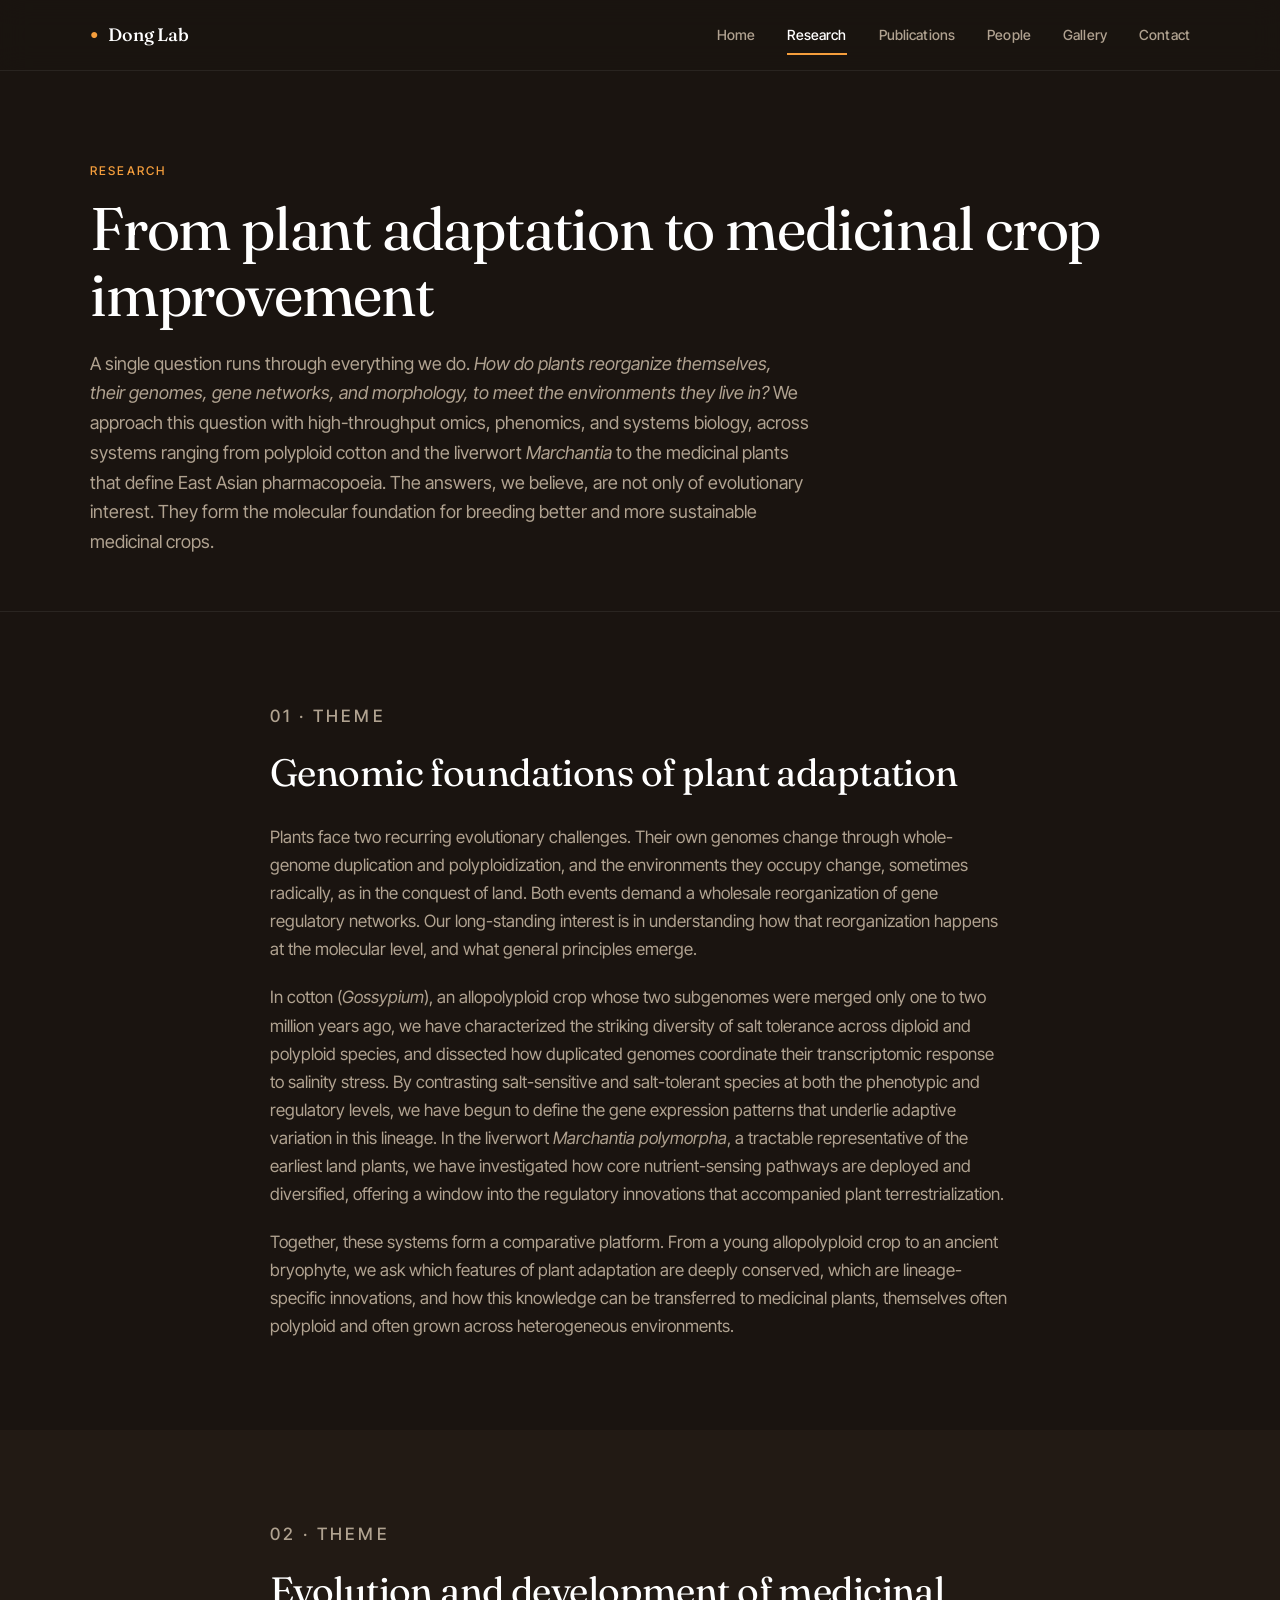
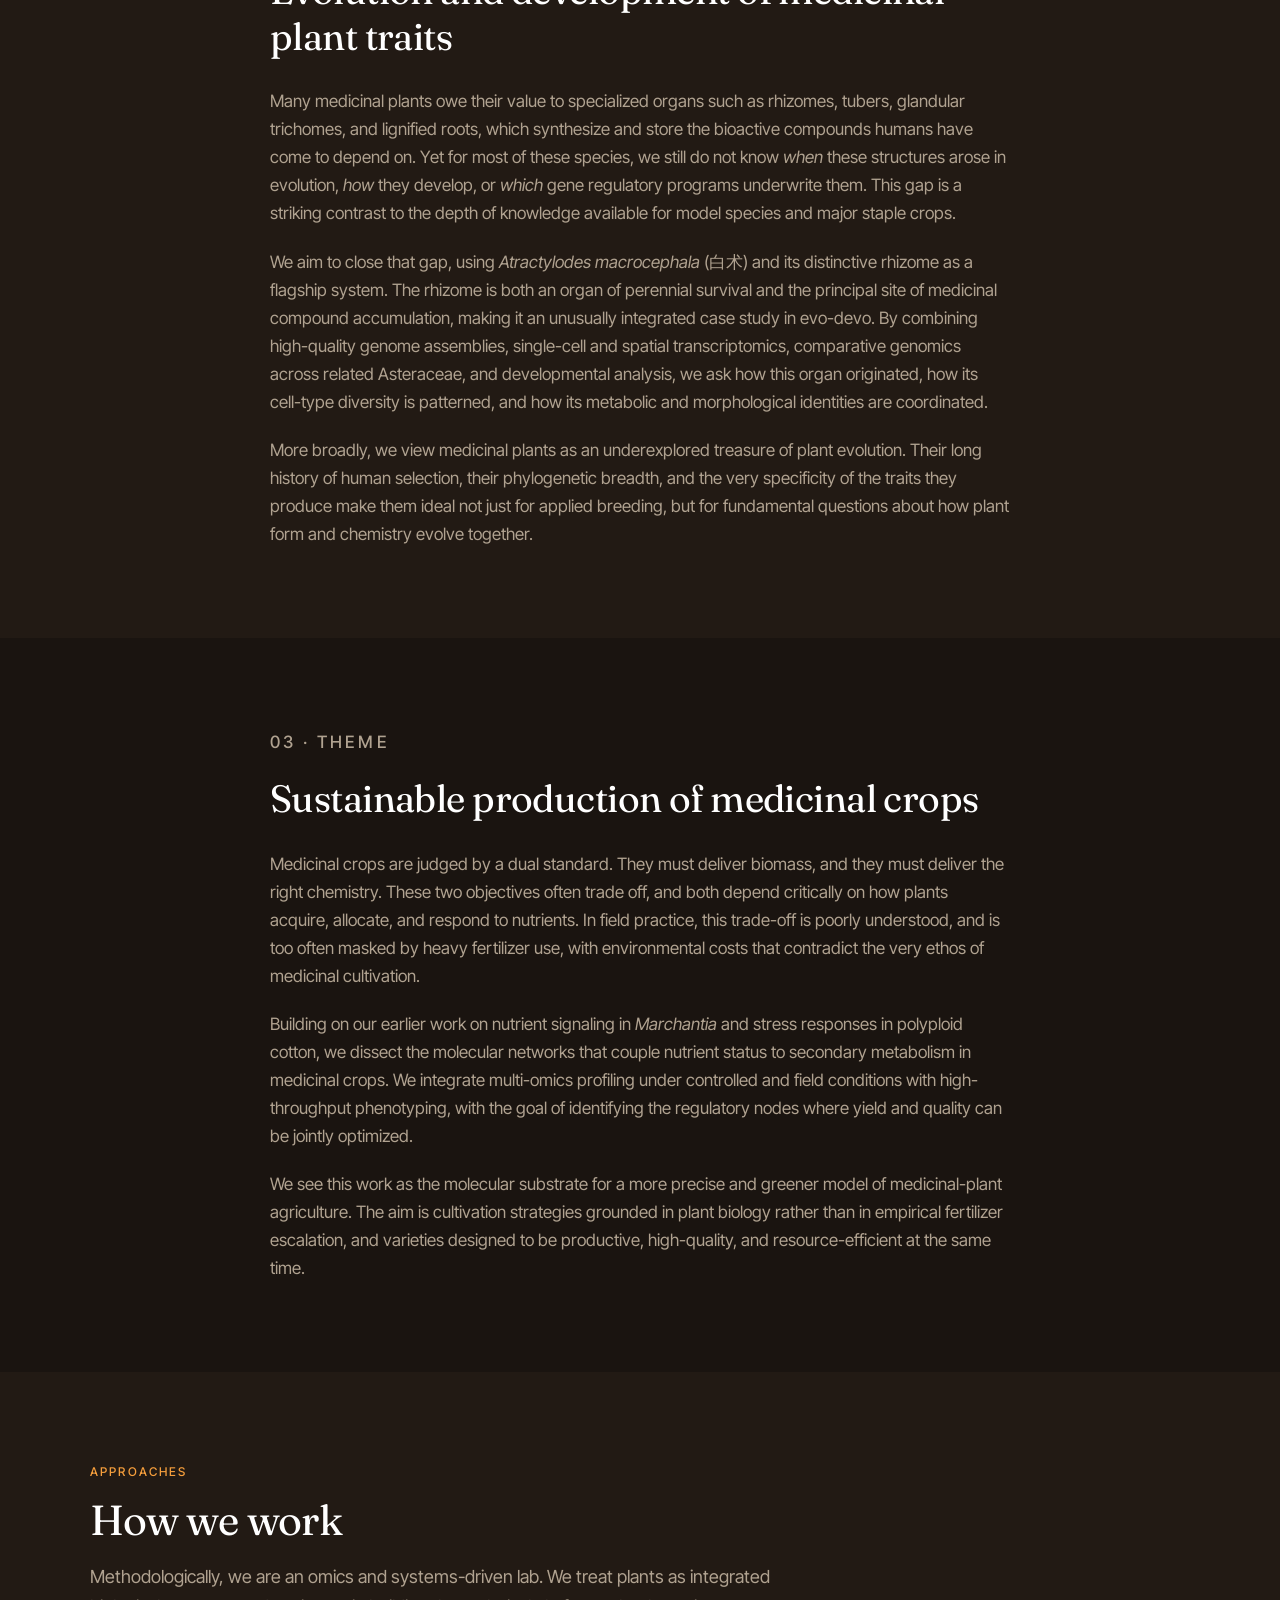
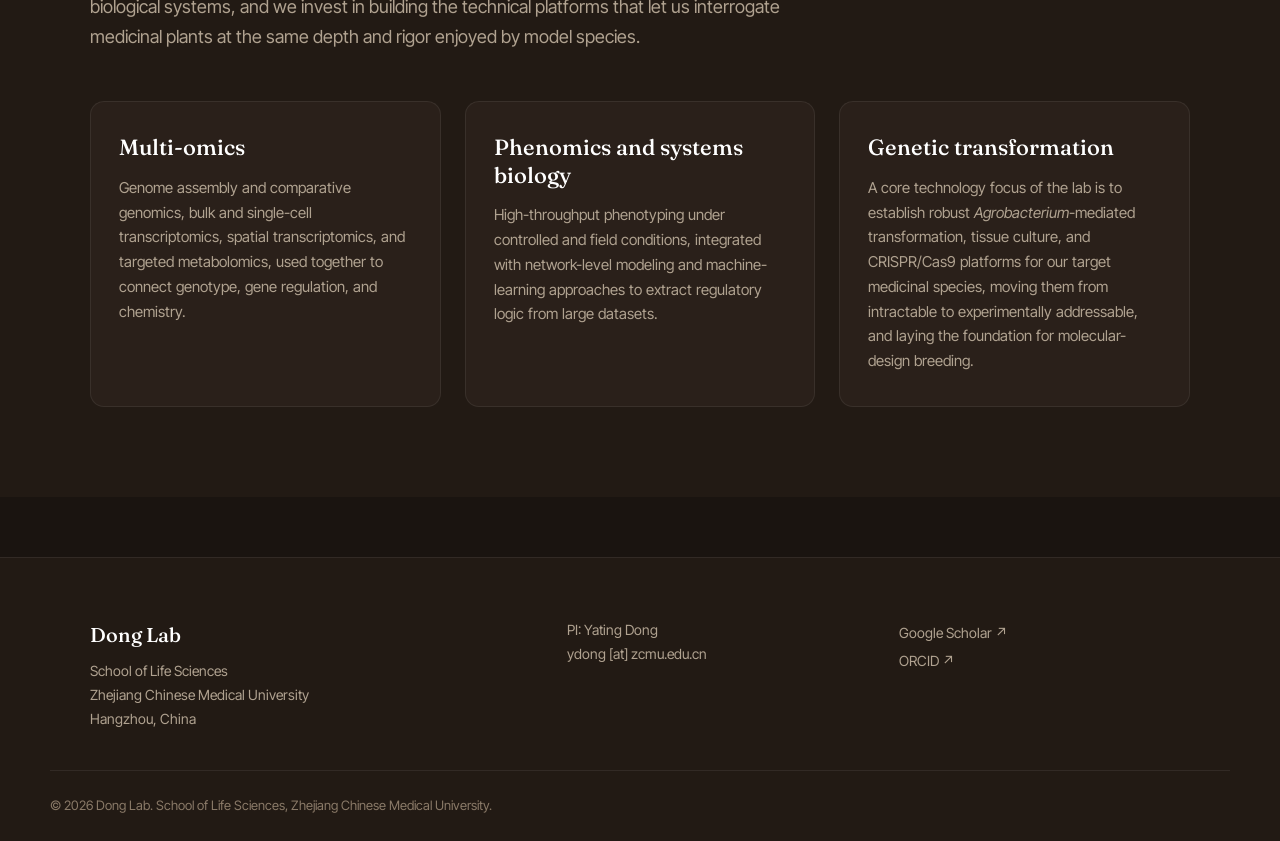
<file: research.html>
<!DOCTYPE html>
<html lang="en">
<head>
  <meta charset="UTF-8" />
  <meta name="viewport" content="width=device-width, initial-scale=1.0" />
  <title>Research · Dong Lab</title>
  <link rel="preconnect" href="https://fonts.googleapis.com" />
  <link rel="preconnect" href="https://fonts.gstatic.com" crossorigin />
  <link href="https://fonts.googleapis.com/css2?family=Fraunces:opsz,wght@9..144,300;9..144,400;9..144,600;9..144,700&family=Inter+Tight:wght@300;400;500;600&display=swap" rel="stylesheet" />
  <link rel="stylesheet" href="assets/css/style.css" />
</head>
<body>
  <header class="site-header">
    <div class="container nav-wrap">
      <a href="index.html" class="brand">
        <span class="brand-mark">●</span>
        <span class="brand-text">Dong Lab</span>
      </a>
      <nav class="site-nav">
        <a href="index.html">Home</a>
        <a href="research.html" class="active">Research</a>
        <a href="publications.html">Publications</a>
        <a href="people.html">People</a>
        <a href="gallery.html">Gallery</a>
        <a href="contact.html">Contact</a>
      </nav>
      <button class="nav-toggle" aria-label="Menu">☰</button>
    </div>
  </header>

  <section class="page-header">
    <div class="container">
      <p class="eyebrow">Research</p>
      <h1 class="page-title">From plant adaptation to medicinal crop improvement</h1>
      <p class="page-lede">
        A single question runs through everything we do. <em>How do plants reorganize themselves,
        their genomes, gene networks, and morphology, to meet the environments they live in?</em>
        We approach this question with high-throughput omics, phenomics, and systems biology,
        across systems ranging from polyploid cotton and the liverwort <em>Marchantia</em>
        to the medicinal plants that define East Asian pharmacopoeia. The answers, we believe,
        are not only of evolutionary interest. They form the molecular foundation for breeding
        better and more sustainable medicinal crops.
      </p>
    </div>
  </section>

  <section class="section" id="theme-1">
    <div class="container narrow">
      <p class="eyebrow">01 · Theme</p>
      <h2 class="theme-title">Genomic foundations of plant adaptation</h2>
      <p>
        Plants face two recurring evolutionary challenges. Their own genomes change through
        whole-genome duplication and polyploidization, and the environments they occupy change,
        sometimes radically, as in the conquest of land. Both events demand a wholesale
        reorganization of gene regulatory networks. Our long-standing interest is in
        understanding how that reorganization happens at the molecular level, and what general
        principles emerge.
      </p>
      <p>
        In cotton (<em>Gossypium</em>), an allopolyploid crop whose two subgenomes were merged
        only one to two million years ago, we have characterized the striking diversity of salt
        tolerance across diploid and polyploid species, and dissected how duplicated genomes
        coordinate their transcriptomic response to salinity stress. By contrasting salt-sensitive
        and salt-tolerant species at both the phenotypic and regulatory levels, we have begun to
        define the gene expression patterns that underlie adaptive variation in this lineage.
        In the liverwort <em>Marchantia polymorpha</em>, a tractable representative of the
        earliest land plants, we have investigated how core nutrient-sensing pathways are
        deployed and diversified, offering a window into the regulatory innovations that
        accompanied plant terrestrialization.
      </p>
      <p>
        Together, these systems form a comparative platform. From a young allopolyploid crop to
        an ancient bryophyte, we ask which features of plant adaptation are deeply conserved,
        which are lineage-specific innovations, and how this knowledge can be transferred to
        medicinal plants, themselves often polyploid and often grown across heterogeneous
        environments.
      </p>
    </div>
  </section>

  <section class="section section-alt" id="theme-2">
    <div class="container narrow">
      <p class="eyebrow">02 · Theme</p>
      <h2 class="theme-title">Evolution and development of medicinal plant traits</h2>
      <p>
        Many medicinal plants owe their value to specialized organs such as rhizomes, tubers,
        glandular trichomes, and lignified roots, which synthesize and store the bioactive
        compounds humans have come to depend on. Yet for most of these species, we still do
        not know <em>when</em> these structures arose in evolution, <em>how</em> they develop,
        or <em>which</em> gene regulatory programs underwrite them. This gap is a striking
        contrast to the depth of knowledge available for model species and major staple crops.
      </p>
      <p>
        We aim to close that gap, using <em>Atractylodes macrocephala</em> (白术) and its
        distinctive rhizome as a flagship system. The rhizome is both an organ of perennial
        survival and the principal site of medicinal compound accumulation, making it an
        unusually integrated case study in evo-devo. By combining high-quality genome assemblies,
        single-cell and spatial transcriptomics, comparative genomics across related Asteraceae,
        and developmental analysis, we ask how this organ originated, how its cell-type
        diversity is patterned, and how its metabolic and morphological identities are
        coordinated.
      </p>
      <p>
        More broadly, we view medicinal plants as an underexplored treasure of plant evolution.
        Their long history of human selection, their phylogenetic breadth, and the very
        specificity of the traits they produce make them ideal not just for applied breeding,
        but for fundamental questions about how plant form and chemistry evolve together.
      </p>
    </div>
  </section>

  <section class="section" id="theme-3">
    <div class="container narrow">
      <p class="eyebrow">03 · Theme</p>
      <h2 class="theme-title">Sustainable production of medicinal crops</h2>
      <p>
        Medicinal crops are judged by a dual standard. They must deliver biomass, and they must
        deliver the right chemistry. These two objectives often trade off, and both depend
        critically on how plants acquire, allocate, and respond to nutrients. In field practice,
        this trade-off is poorly understood, and is too often masked by heavy fertilizer use,
        with environmental costs that contradict the very ethos of medicinal cultivation.
      </p>
      <p>
        Building on our earlier work on nutrient signaling in <em>Marchantia</em> and stress
        responses in polyploid cotton, we dissect the molecular networks that couple nutrient
        status to secondary metabolism in medicinal crops. We integrate multi-omics profiling
        under controlled and field conditions with high-throughput phenotyping, with the goal
        of identifying the regulatory nodes where yield and quality can be jointly optimized.
      </p>
      <p>
        We see this work as the molecular substrate for a more precise and greener model of
        medicinal-plant agriculture. The aim is cultivation strategies grounded in plant biology
        rather than in empirical fertilizer escalation, and varieties designed to be productive,
        high-quality, and resource-efficient at the same time.
      </p>
    </div>
  </section>

  <section class="section section-alt">
    <div class="container">
      <div class="section-head">
        <p class="eyebrow">Approaches</p>
        <h2 class="section-title">How we work</h2>
        <p class="page-lede" style="margin-top:18px;">
          Methodologically, we are an omics and systems-driven lab. We treat plants as
          integrated biological systems, and we invest in building the technical platforms that
          let us interrogate medicinal plants at the same depth and rigor enjoyed by model
          species.
        </p>
      </div>
      <div class="grid-3">
        <article class="approach-card">
          <h3>Multi-omics</h3>
          <p>Genome assembly and comparative genomics, bulk and single-cell transcriptomics, spatial transcriptomics, and targeted metabolomics, used together to connect genotype, gene regulation, and chemistry.</p>
        </article>
        <article class="approach-card">
          <h3>Phenomics and systems biology</h3>
          <p>High-throughput phenotyping under controlled and field conditions, integrated with network-level modeling and machine-learning approaches to extract regulatory logic from large datasets.</p>
        </article>
        <article class="approach-card">
          <h3>Genetic transformation</h3>
          <p>A core technology focus of the lab is to establish robust <em>Agrobacterium</em>-mediated transformation, tissue culture, and CRISPR/Cas9 platforms for our target medicinal species, moving them from intractable to experimentally addressable, and laying the foundation for molecular-design breeding.</p>
        </article>
      </div>
    </div>
  </section>

  <footer class="site-footer">
    <div class="container footer-inner">
      <div>
        <p class="brand-text-footer">Dong Lab</p>
        <p class="footer-meta">School of Life Sciences<br />Zhejiang Chinese Medical University<br />Hangzhou, China</p>
      </div>
      <div>
        <p class="footer-meta">PI: Yating Dong<br />ydong [at] zcmu.edu.cn</p>
      </div>
      <div>
        <a href="https://scholar.google.com/citations?user=rSjkHQkAAAAJ" class="footer-link">Google Scholar ↗</a><br />
        <a href="https://orcid.org/0000-0002-0268-2995" class="footer-link">ORCID ↗</a>
      </div>
    </div>
    <div class="container footer-bottom">
      <p>© 2026 Dong Lab. School of Life Sciences, Zhejiang Chinese Medical University.</p>
    </div>
  </footer>

  <script src="assets/js/main.js"></script>
</body>
</html>
</file>
<file: assets/css/style.css>
/* =========================================================
   [LAB NAME] — Design System
   Deep navy + teal accent, serif display + sans body
   ========================================================= */

:root {
  /* Colors — warm dark with amber accent */
  --bg:           #1a1410;
  --bg-alt:       #221a14;
  --surface:      #2a201a;
  --border:       rgba(255,255,255,0.07);
  --text:         #f0e8df;
  --text-muted:   #b0a290;
  --text-dim:     #8a7a68;
  --accent:       #f59e3c;          /* warm amber */
  --accent-soft:  rgba(245,158,60,0.12);
  --accent-line:  rgba(245,158,60,0.4);

  /* Type */
  --serif: 'Fraunces', Georgia, serif;
  --sans:  'Inter Tight', -apple-system, BlinkMacSystemFont, sans-serif;

  /* Spacing */
  --container: 1180px;
  --pad-x: clamp(20px, 4vw, 40px);
}

/* ---------- Reset / base ---------- */
* { box-sizing: border-box; margin: 0; padding: 0; }
html { scroll-behavior: smooth; -webkit-text-size-adjust: 100%; }
body {
  background: var(--bg);
  color: var(--text);
  font-family: var(--sans);
  font-size: 17px;
  line-height: 1.65;
  font-weight: 400;
  -webkit-font-smoothing: antialiased;
  -moz-osx-font-smoothing: grayscale;
}
img { max-width: 100%; display: block; }
a {
  color: var(--accent);
  text-decoration: none;
  transition: color 0.2s ease;
}
a:hover { color: #fff; }

.container {
  width: 100%;
  max-width: var(--container);
  margin: 0 auto;
  padding-left: var(--pad-x);
  padding-right: var(--pad-x);
}
.container.narrow {
  max-width: 820px;
}

/* ---------- Eyebrow & Section titles ---------- */
.eyebrow {
  font-size: 12px;
  letter-spacing: 0.18em;
  text-transform: uppercase;
  color: var(--accent);
  font-weight: 500;
  margin-bottom: 14px;
}

.section-head { margin-bottom: 50px; }
.section-title {
  font-family: var(--serif);
  font-weight: 400;
  font-size: clamp(28px, 4vw, 42px);
  letter-spacing: -0.015em;
  line-height: 1.15;
  color: #fff;
}

/* =========================================================
   HEADER / NAV
   ========================================================= */
.site-header {
  position: sticky;
  top: 0;
  z-index: 50;
  background: rgba(26, 20, 16, 0.85);
  backdrop-filter: blur(14px);
  -webkit-backdrop-filter: blur(14px);
  border-bottom: 1px solid var(--border);
}
.nav-wrap {
  display: flex;
  align-items: center;
  justify-content: space-between;
  height: 70px;
}
.brand {
  display: flex;
  align-items: center;
  gap: 10px;
  color: #fff;
  font-family: var(--serif);
  font-weight: 500;
  font-size: 18px;
  letter-spacing: -0.01em;
}
.brand:hover { color: #fff; }
.brand-mark {
  color: var(--accent);
  font-size: 14px;
}
.site-nav {
  display: flex;
  gap: 32px;
}
.site-nav a {
  color: var(--text-muted);
  font-size: 14px;
  font-weight: 500;
  letter-spacing: 0.01em;
  position: relative;
  padding: 6px 0;
}
.site-nav a:hover { color: #fff; }
.site-nav a.active { color: #fff; }
.site-nav a.active::after {
  content: '';
  position: absolute;
  bottom: -2px;
  left: 0;
  right: 0;
  height: 2px;
  background: var(--accent);
}
.nav-toggle {
  display: none;
  background: none;
  border: none;
  color: var(--text);
  font-size: 22px;
  cursor: pointer;
}

/* =========================================================
   HERO (home page)
   ========================================================= */
.hero {
  position: relative;
  padding: clamp(80px, 14vh, 160px) 0 clamp(80px, 12vh, 140px);
  overflow: hidden;
}
.hero-inner { position: relative; z-index: 2; max-width: 880px; }
.hero-title {
  font-family: var(--serif);
  font-weight: 400;
  font-size: clamp(34px, 6vw, 64px);
  line-height: 1.08;
  letter-spacing: -0.02em;
  color: #fff;
  margin-bottom: 28px;
}
.hero-title em {
  font-style: italic;
  font-weight: 300;
  color: var(--text);
}
.hero-title .accent {
  color: var(--accent);
  font-style: italic;
  font-weight: 300;
}
.hero-lede {
  font-size: 19px;
  color: var(--text-muted);
  max-width: 680px;
  margin-bottom: 36px;
}
.hero-cta {
  display: flex;
  gap: 14px;
  flex-wrap: wrap;
}
.btn {
  display: inline-flex;
  align-items: center;
  gap: 8px;
  padding: 12px 22px;
  border-radius: 999px;
  font-size: 14px;
  font-weight: 500;
  letter-spacing: 0.01em;
  transition: all 0.25s ease;
  border: 1px solid transparent;
}
.btn-primary {
  background: var(--accent);
  color: var(--bg);
}
.btn-primary:hover {
  background: #fff;
  color: var(--bg);
  transform: translateY(-1px);
}
.btn-ghost {
  background: transparent;
  color: var(--text);
  border-color: var(--border);
}
.btn-ghost:hover {
  border-color: var(--accent);
  color: var(--accent);
}

/* decorative glow */
.hero-decoration {
  position: absolute;
  inset: 0;
  z-index: 1;
  background:
    radial-gradient(ellipse 600px 400px at 85% 30%, var(--accent-soft), transparent 60%),
    radial-gradient(ellipse 500px 300px at 10% 80%, rgba(245,158,60,0.06), transparent 60%);
  pointer-events: none;
}

/* =========================================================
   GENERIC PAGE HEADER (non-home)
   ========================================================= */
.page-header {
  padding: clamp(60px, 10vh, 110px) 0 clamp(40px, 6vh, 60px);
  border-bottom: 1px solid var(--border);
}
.page-title {
  font-family: var(--serif);
  font-weight: 400;
  font-size: clamp(36px, 5.5vw, 60px);
  letter-spacing: -0.02em;
  line-height: 1.1;
  color: #fff;
  margin-bottom: 22px;
}
.page-lede {
  font-size: 18px;
  color: var(--text-muted);
  max-width: 720px;
}

/* =========================================================
   SECTIONS
   ========================================================= */
.section {
  padding: clamp(60px, 10vh, 110px) 0;
}
.section-alt {
  background: var(--bg-alt);
}

/* =========================================================
   RESEARCH PREVIEW CARDS (home)
   ========================================================= */
.grid-3 {
  display: grid;
  grid-template-columns: repeat(3, 1fr);
  gap: 24px;
}
.card {
  background: var(--surface);
  border: 1px solid var(--border);
  border-radius: 14px;
  padding: 32px 28px;
  transition: all 0.3s ease;
  position: relative;
}
.card:hover {
  transform: translateY(-3px);
  border-color: var(--accent-line);
}
.card-number {
  font-family: var(--serif);
  font-size: 13px;
  color: var(--accent);
  letter-spacing: 0.1em;
}
.card h3 {
  font-family: var(--serif);
  font-weight: 500;
  font-size: 22px;
  color: #fff;
  margin: 16px 0 12px;
  line-height: 1.25;
}
.card p {
  color: var(--text-muted);
  font-size: 15px;
  margin-bottom: 20px;
}
.card-link {
  font-size: 14px;
  font-weight: 500;
}

/* =========================================================
   NEWS LIST (home)
   ========================================================= */
.news-list {
  list-style: none;
  border-top: 1px solid var(--border);
}
.news-list li {
  display: grid;
  grid-template-columns: 110px 1fr;
  gap: 24px;
  padding: 22px 0;
  border-bottom: 1px solid var(--border);
}
.news-list time {
  font-family: var(--serif);
  font-size: 14px;
  color: var(--accent);
  letter-spacing: 0.02em;
  padding-top: 2px;
}
.news-list p {
  color: var(--text);
  font-size: 16px;
}
.news-list strong { color: #fff; font-weight: 500; }

/* =========================================================
   RESEARCH PAGE — THEME BLOCKS
   ========================================================= */
.theme-block {
  display: grid;
  grid-template-columns: 1fr 1fr;
  gap: 60px;
  align-items: center;
}
.theme-block.reverse .theme-text { order: 2; }
.theme-block.reverse .theme-figure { order: 1; }

.theme-title {
  font-family: var(--serif);
  font-weight: 400;
  font-size: clamp(28px, 3.5vw, 38px);
  letter-spacing: -0.015em;
  line-height: 1.2;
  color: #fff;
  margin: 12px 0 28px;
}
.container.narrow p {
  color: var(--text-muted);
  font-size: 17px;
  margin-bottom: 20px;
}
.container.narrow p:last-child {
  margin-bottom: 0;
}
.theme-people {
  margin-top: 28px !important;
  padding-top: 20px;
  border-top: 1px solid var(--border);
  font-size: 14px;
  color: var(--text-dim) !important;
}
.theme-people strong { color: var(--text); font-weight: 500; }

.theme-figure { }
.figure-placeholder {
  aspect-ratio: 4 / 3;
  background:
    repeating-linear-gradient(45deg, var(--surface), var(--surface) 12px, var(--bg-alt) 12px, var(--bg-alt) 24px);
  border: 1px solid var(--border);
  border-radius: 12px;
  display: flex;
  flex-direction: column;
  align-items: center;
  justify-content: center;
  gap: 8px;
  color: var(--text-dim);
  font-size: 14px;
}
.figure-placeholder small { font-size: 12px; opacity: 0.7; }

/* Funding */
.funding-list {
  list-style: none;
  display: grid;
  grid-template-columns: repeat(auto-fit, minmax(280px, 1fr));
  gap: 16px;
}
.funding-list li {
  padding: 20px;
  background: var(--surface);
  border: 1px solid var(--border);
  border-radius: 10px;
  color: var(--text-muted);
  font-size: 15px;
}

/* ---------- Approach cards (Research → How we work) ---------- */
.approach-card {
  background: var(--surface);
  border: 1px solid var(--border);
  border-radius: 14px;
  padding: 32px 28px;
  transition: all 0.3s ease;
}
.approach-card:hover {
  transform: translateY(-3px);
  border-color: var(--accent-line);
}
.approach-card h3 {
  font-family: var(--serif);
  font-weight: 500;
  font-size: 22px;
  color: #fff;
  margin: 0 0 14px;
  line-height: 1.25;
}
.approach-card p {
  color: var(--text-muted);
  font-size: 15px;
}

/* =========================================================
   PUBLICATIONS
   ========================================================= */
.pub-year-block { margin-bottom: 60px; }
.year-heading {
  font-family: var(--serif);
  font-weight: 400;
  font-size: 28px;
  color: var(--accent);
  letter-spacing: -0.01em;
  padding-bottom: 12px;
  margin-bottom: 24px;
  border-bottom: 1px solid var(--border);
}
.pub-list {
  list-style: none;
  counter-reset: pub;
}
.pub-item {
  counter-increment: pub;
  padding: 24px 0;
  border-bottom: 1px solid var(--border);
  position: relative;
  padding-left: 50px;
}
.pub-item::before {
  content: counter(pub, decimal-leading-zero);
  position: absolute;
  left: 0;
  top: 26px;
  font-family: var(--serif);
  font-size: 14px;
  color: var(--text-dim);
  letter-spacing: 0.05em;
}
.pub-title {
  font-family: var(--serif);
  font-size: 19px;
  font-weight: 500;
  color: #fff;
  line-height: 1.35;
  margin-bottom: 8px;
}
.pub-authors {
  font-size: 15px;
  color: var(--text-muted);
  margin-bottom: 4px;
}
.pub-authors strong { color: var(--text); font-weight: 600; }
.pub-venue {
  font-size: 14px;
  color: var(--text-dim);
  margin-bottom: 10px;
}
.pub-venue em { color: var(--text-muted); font-style: italic; }
.pub-links {
  font-size: 13px;
  color: var(--text-dim);
}
.pub-links a {
  font-weight: 500;
}

/* =========================================================
   PEOPLE
   ========================================================= */
.pi-block {
  display: grid;
  grid-template-columns: 280px 1fr;
  gap: 50px;
  align-items: start;
}
.pi-photo { }
.photo-placeholder {
  aspect-ratio: 1 / 1;
  background:
    repeating-linear-gradient(45deg, var(--surface), var(--surface) 12px, var(--bg-alt) 12px, var(--bg-alt) 24px);
  border: 1px solid var(--border);
  border-radius: 12px;
  display: flex;
  flex-direction: column;
  align-items: center;
  justify-content: center;
  gap: 6px;
  color: var(--text-dim);
  font-size: 14px;
}
.photo-placeholder.small {
  border-radius: 10px;
  font-size: 12px;
}
.photo-placeholder small { font-size: 11px; opacity: 0.7; }

.pi-name {
  font-family: var(--serif);
  font-weight: 400;
  font-size: 38px;
  color: #fff;
  letter-spacing: -0.015em;
  line-height: 1.1;
  margin-bottom: 6px;
}
.pi-title {
  font-size: 15px;
  color: var(--accent);
  margin-bottom: 22px;
}
.pi-bio p { color: var(--text-muted); margin-bottom: 16px; }
.pi-links {
  margin-top: 24px !important;
  font-size: 14px;
}

.role-heading {
  font-family: var(--serif);
  font-weight: 400;
  font-size: 22px;
  color: var(--text);
  margin: 40px 0 20px;
  padding-bottom: 10px;
  border-bottom: 1px solid var(--border);
}
.role-heading:first-of-type { margin-top: 0; }

.grid-people {
  display: grid;
  grid-template-columns: repeat(auto-fill, minmax(200px, 1fr));
  gap: 24px;
}
.person-card {
  text-align: left;
}
.person-photo { margin-bottom: 14px; }
.person-name {
  font-family: var(--serif);
  font-weight: 500;
  font-size: 17px;
  color: #fff;
  margin-bottom: 2px;
}
.person-role {
  font-size: 13px;
  color: var(--accent);
  margin-bottom: 4px;
}
.person-blurb {
  font-size: 13px;
  color: var(--text-muted);
}

.alumni-list {
  list-style: none;
}
.alumni-list li {
  padding: 14px 0;
  border-bottom: 1px solid var(--border);
  color: var(--text-muted);
  font-size: 15px;
}
.alumni-list strong { color: #fff; font-weight: 500; }
.alumni-list em { color: var(--accent); font-style: italic; }

.recruit-note {
  margin-top: 40px;
  padding: 22px 26px;
  background: var(--surface);
  border: 1px solid var(--border);
  border-left: 3px solid var(--accent);
  border-radius: 8px;
  font-size: 15px;
  color: var(--text-muted);
}

/* =========================================================
   GALLERY
   ========================================================= */
.gallery-block { margin-bottom: 80px; }
.gallery-block:last-child { margin-bottom: 0; }

.gallery-head {
  margin-bottom: 24px;
  padding-bottom: 16px;
  border-bottom: 1px solid var(--border);
}
.gallery-event {
  font-family: var(--serif);
  font-weight: 400;
  font-size: 26px;
  color: #fff;
  letter-spacing: -0.01em;
  margin-bottom: 6px;
}
.gallery-caption {
  font-size: 15px;
  color: var(--text-muted);
}

.gallery-grid {
  display: grid;
  grid-template-columns: repeat(4, 1fr);
  grid-auto-rows: 180px;
  gap: 12px;
}
.gallery-item {
  position: relative;
  overflow: hidden;
  border-radius: 8px;
  border: 1px solid var(--border);
}
.gallery-item.tall { grid-row: span 2; }
.gallery-item.wide { grid-column: span 2; }

.gallery-item .image-placeholder {
  width: 100%;
  height: 100%;
  background:
    repeating-linear-gradient(45deg, var(--surface), var(--surface) 12px, var(--bg-alt) 12px, var(--bg-alt) 24px);
  display: flex;
  align-items: center;
  justify-content: center;
  color: var(--text-dim);
  font-size: 14px;
}
.gallery-item img {
  width: 100%;
  height: 100%;
  object-fit: cover;
}
.gallery-item figcaption {
  position: absolute;
  bottom: 0;
  left: 0;
  right: 0;
  padding: 10px 14px;
  background: linear-gradient(to top, rgba(14,23,38,0.85), transparent);
  font-size: 12px;
  color: var(--text);
  opacity: 0;
  transition: opacity 0.25s ease;
}
.gallery-item:hover figcaption { opacity: 1; }

/* =========================================================
   CONTACT
   ========================================================= */
.contact-grid {
  display: grid;
  grid-template-columns: 1.4fr 1fr;
  gap: 60px;
}
.contact-heading {
  font-family: var(--serif);
  font-weight: 500;
  font-size: 20px;
  color: var(--accent);
  margin-top: 32px;
  margin-bottom: 10px;
}
.contact-heading:first-child { margin-top: 0; }
.contact-grid p {
  color: var(--text-muted);
  margin-bottom: 8px;
}
.contact-note {
  background: var(--surface);
  border: 1px solid var(--border);
  border-radius: 14px;
  padding: 32px 28px;
  align-self: start;
}
.contact-map iframe {
  display: block;
  width: 100%;
  filter: saturate(0.85) brightness(0.92);
  border: 1px solid var(--border);
}
.contact-list {
  list-style: none;
  padding-left: 0;
  margin-top: 6px;
}
.contact-list li {
  position: relative;
  padding: 4px 0 4px 22px;
  color: var(--text-muted);
  font-size: 15px;
}
.contact-list li::before {
  content: '→';
  position: absolute;
  left: 0;
  color: var(--accent);
}

/* =========================================================
   EMPTY STATE (Gallery placeholder)
   ========================================================= */
.empty-state {
  text-align: center;
  padding: 80px 20px 100px;
  max-width: 580px;
  margin: 0 auto;
}
.empty-face {
  font-family: var(--serif);
  font-size: clamp(38px, 6vw, 56px);
  color: var(--accent);
  letter-spacing: 0.04em;
  margin-bottom: 40px;
  line-height: 1;
  font-feature-settings: "kern" 1;
}
.empty-headline {
  font-family: var(--serif);
  font-weight: 400;
  font-size: clamp(22px, 3vw, 28px);
  color: #fff;
  letter-spacing: -0.01em;
  margin-bottom: 14px;
}
.empty-sub {
  color: var(--text-muted);
  font-size: 16px;
}

/* =========================================================
   FOOTER
   ========================================================= */
.site-footer {
  background: var(--bg-alt);
  border-top: 1px solid var(--border);
  padding-top: 60px;
  margin-top: 60px;
}
.footer-inner {
  display: grid;
  grid-template-columns: 1.5fr 1fr 1fr;
  gap: 40px;
  padding-bottom: 40px;
}
.brand-text-footer {
  font-family: var(--serif);
  font-weight: 500;
  font-size: 20px;
  color: #fff;
  margin-bottom: 8px;
}
.footer-meta {
  color: var(--text-muted);
  font-size: 14px;
  line-height: 1.7;
}
.footer-link {
  font-size: 14px;
  color: var(--text-muted);
}
.footer-link:hover { color: var(--accent); }
.footer-bottom {
  padding: 24px 0;
  border-top: 1px solid var(--border);
}
.footer-bottom p {
  font-size: 13px;
  color: var(--text-dim);
}

/* =========================================================
   RESPONSIVE
   ========================================================= */
@media (max-width: 900px) {
  .grid-3 { grid-template-columns: 1fr; }
  .theme-block,
  .theme-block.reverse { grid-template-columns: 1fr; gap: 32px; }
  .theme-block.reverse .theme-text { order: 1; }
  .theme-block.reverse .theme-figure { order: 2; }
  .pi-block { grid-template-columns: 1fr; gap: 32px; }
  .pi-photo { max-width: 240px; }
  .contact-grid { grid-template-columns: 1fr; gap: 40px; }
  .footer-inner { grid-template-columns: 1fr; gap: 28px; }
  .gallery-grid { grid-template-columns: repeat(2, 1fr); grid-auto-rows: 160px; }
  .gallery-item.wide { grid-column: span 2; }
}

@media (max-width: 640px) {
  .site-nav { display: none; }
  .nav-toggle { display: block; }
  .site-nav.open {
    display: flex;
    position: absolute;
    top: 70px;
    left: 0; right: 0;
    flex-direction: column;
    background: var(--bg);
    border-bottom: 1px solid var(--border);
    padding: 20px var(--pad-x);
    gap: 20px;
  }
  .news-list li { grid-template-columns: 1fr; gap: 4px; }
  .pub-item { padding-left: 0; }
  .pub-item::before { position: static; display: block; margin-bottom: 6px; }
}


/* ===== PI 照片 ===== */
.pi-photo img {
  width: 100%;
  max-width: 320px;
  border-radius: 12px;
  object-fit: cover;
  aspect-ratio: 3 / 4;        /* 竖版比例 */
}

/* ===== 成员照片 ===== */
.person-photo img {
  width: 100%;
  aspect-ratio: 1 / 1;        /* 正方形 */
  object-fit: cover;           /* 自动裁剪，不变形 */
  border-radius: 12px;          /* 圆形头像 */
}
</file>
